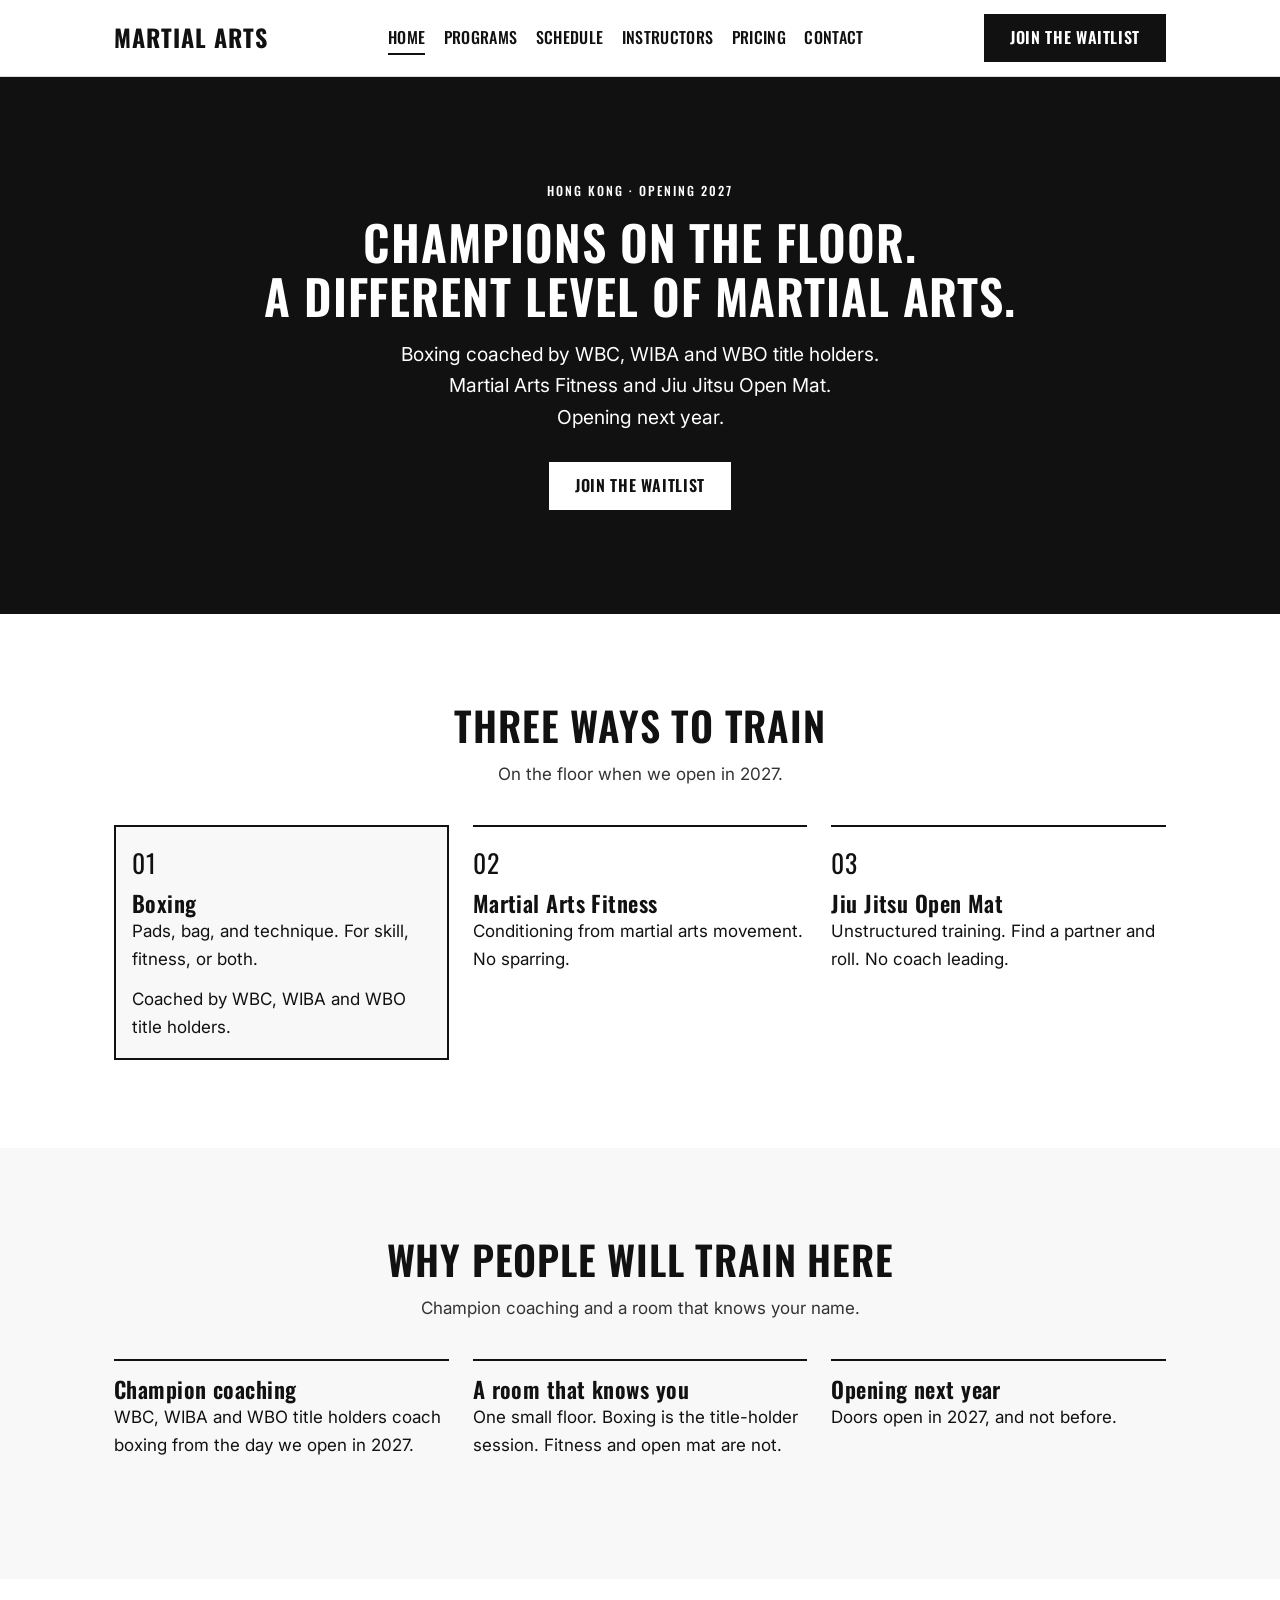
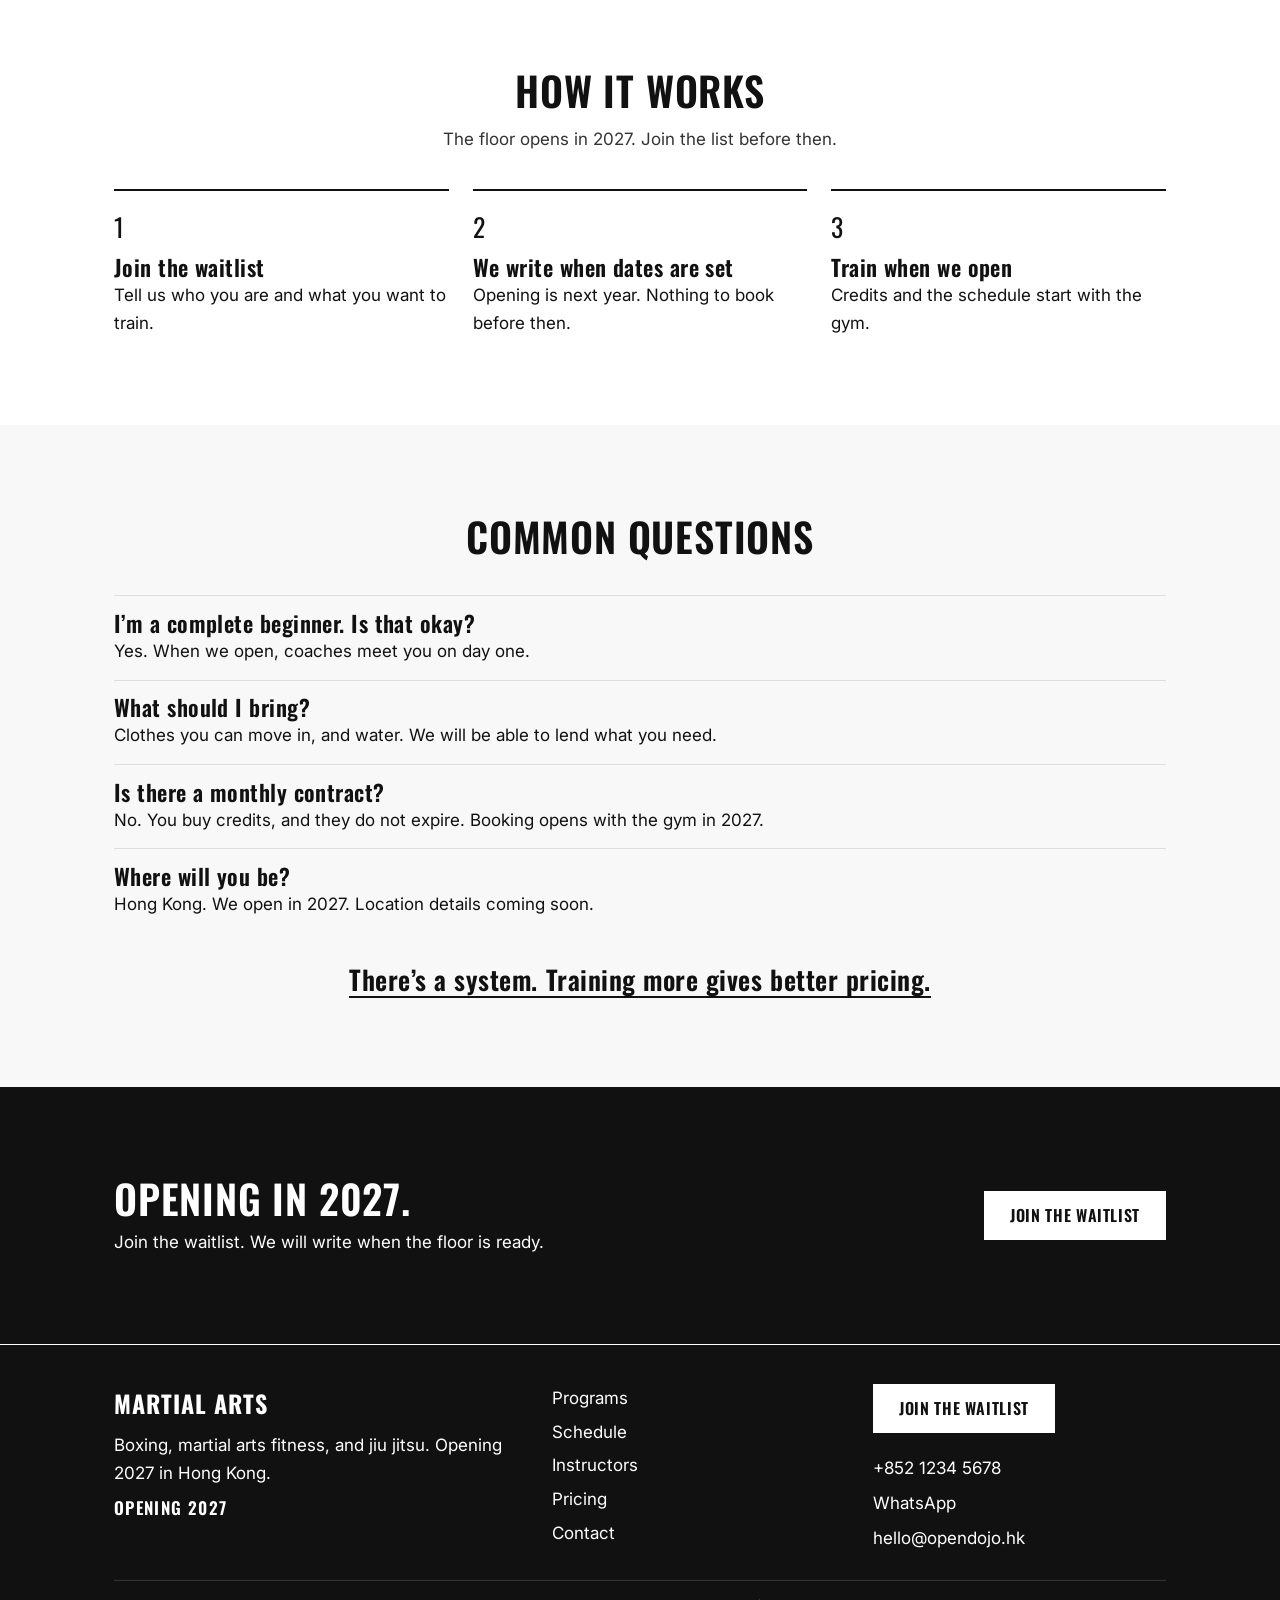
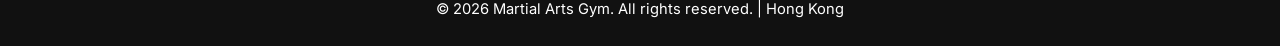
<file: index.html>
<!DOCTYPE html>
<html lang="en">
<head>
  <meta charset="UTF-8">
  <meta name="viewport" content="width=device-width, initial-scale=1.0">
  <meta name="description" content="Martial arts gym opening in Hong Kong in 2027. Boxing coached by WBC, WIBA and WBO title holders. Martial Arts Fitness and Jiu Jitsu Open Mat.">
  <title>Martial Arts Gym | Opening 2027</title>
  <link rel="stylesheet" href="styles.css">
</head>
<body>
  <a class="skip" href="#main">Skip to content</a>
  <header>
    <nav aria-label="Primary">
      <a class="logo" href="index.html">Martial Arts</a>
      <input class="nav-toggle" type="checkbox" id="nav-toggle">
      <label class="nav-summary" for="nav-toggle"><span class="menu-open">Menu</span><span class="menu-close">Close</span></label>
      <a class="btn nav-cta" href="contact.html">Join the Waitlist</a>
      <ul class="nav-links">
        <li><a href="index.html" aria-current="page">Home</a></li>
        <li><a href="programs.html">Programs</a></li>
        <li><a href="schedule.html">Schedule</a></li>
        <li><a href="instructors.html">Instructors</a></li>
        <li><a href="pricing.html">Pricing</a></li>
        <li><a href="contact.html">Contact</a></li>
      </ul>
    </nav>
  </header>
  <main id="main">
    <section class="hero">
      <div class="container">
        <p class="eyebrow">Hong Kong · Opening 2027</p>
        <h1 class="hero-split"><span>Champions on the floor.</span><span>A different level of martial arts.</span></h1>
        <p class="hero-text">Boxing coached by WBC, WIBA and WBO title holders.<br>Martial Arts Fitness and Jiu Jitsu Open Mat.<br>Opening next year.</p>
        <a class="btn btn-light" href="contact.html">Join the Waitlist</a>
      </div>
    </section>

    <section id="who-we-train">
      <div class="container">
        <div class="section-head">
          <h2>Three Ways to Train</h2>
          <p class="lede">On the floor when we open in 2027.</p>
        </div>
        <div class="who-grid">
          <article class="who who-lead">
            <span class="who-num">01</span>
            <h3>Boxing</h3>
            <p>Pads, bag, and technique. For skill, fitness, or both.</p>
            <p>Coached by WBC, WIBA and WBO title holders.</p>
          </article>
          <article class="who">
            <span class="who-num">02</span>
            <h3>Martial Arts Fitness</h3>
            <p>Conditioning from martial arts movement. No sparring.</p>
          </article>
          <article class="who">
            <span class="who-num">03</span>
            <h3>Jiu Jitsu Open Mat</h3>
            <p>Unstructured training. Find a partner and roll. No coach leading.</p>
          </article>
        </div>
      </div>
    </section>

    <section class="band">
      <div class="container">
        <div class="section-head">
          <h2>Why People Will Train Here</h2>
          <p class="lede">Champion coaching and a room that knows your name.</p>
        </div>
        <div class="reasons">
          <article class="reason">
            <h3>Champion coaching</h3>
            <p>WBC, WIBA and WBO title holders coach boxing from the day we open in 2027.</p>
          </article>
          <article class="reason">
            <h3>A room that knows you</h3>
            <p>One small floor. Boxing is the title-holder session. Fitness and open mat are not.</p>
          </article>
          <article class="reason">
            <h3>Opening next year</h3>
            <p>Doors open in 2027, and not before.</p>
          </article>
        </div>
      </div>
    </section>

    <section>
      <div class="container">
        <div class="section-head">
          <h2>How It Works</h2>
          <p class="lede">The floor opens in 2027. Join the list before then.</p>
        </div>
        <div class="who-grid">
          <article class="who">
            <span class="who-num">1</span>
            <h3>Join the waitlist</h3>
            <p>Tell us who you are and what you want to train.</p>
          </article>
          <article class="who">
            <span class="who-num">2</span>
            <h3>We write when dates are set</h3>
            <p>Opening is next year. Nothing to book before then.</p>
          </article>
          <article class="who">
            <span class="who-num">3</span>
            <h3>Train when we open</h3>
            <p>Credits and the schedule start with the gym.</p>
          </article>
        </div>
      </div>
    </section>

    <section class="band">
      <div class="container">
        <div class="section-head">
          <h2>Common Questions</h2>
        </div>
        <div class="policy">
          <div>
            <h3>I’m a complete beginner. Is that okay?</h3>
            <p>Yes. When we open, coaches meet you on day one.</p>
          </div>
          <div>
            <h3>What should I bring?</h3>
            <p>Clothes you can move in, and water. We will be able to lend what you need.</p>
          </div>
          <div>
            <h3>Is there a monthly contract?</h3>
            <p>No. You buy credits, and they do not expire. Booking opens with the gym in 2027.</p>
          </div>
          <div>
            <h3>Where will you be?</h3>
            <p>Hong Kong. We open in 2027. Location details coming soon.</p>
          </div>
        </div>
        <p class="pricing-bridge"><a href="pricing.html">There’s a system. Training more gives better pricing.</a></p>
      </div>
    </section>

    <section class="cta-band">
      <div class="container cta-band-inner">
        <div>
          <h2>Opening in 2027.</h2>
          <p>Join the waitlist. We will write when the floor is ready.</p>
        </div>
        <div class="cta-actions">
          <a class="btn btn-light" href="contact.html">Join the Waitlist</a>
        </div>
      </div>
    </section>

  </main>
  <footer>
    <div class="container">
      <div class="footer-inner">
        <div class="footer-brand">
          <a class="logo" href="index.html">Martial Arts</a>
          <p>Boxing, martial arts fitness, and jiu jitsu. Opening 2027 in Hong Kong.</p>
          <p class="footer-open">Opening 2027</p>
        </div>
        <ul class="footer-links">
          <li><a href="programs.html">Programs</a></li>
          <li><a href="schedule.html">Schedule</a></li>
          <li><a href="instructors.html">Instructors</a></li>
          <li><a href="pricing.html">Pricing</a></li>
          <li><a href="contact.html">Contact</a></li>
        </ul>
        <div class="footer-contact">
          <a class="btn btn-light" href="contact.html">Join the Waitlist</a>
          <p><a href="tel:+85212345678">+852 1234 5678</a></p>
          <p><a href="https://wa.me/85212345678">WhatsApp</a></p>
          <p><a href="mailto:hello@opendojo.hk">hello@opendojo.hk</a></p>
        </div>
      </div>
      <p class="footer-legal">&copy; 2026 Martial Arts Gym. All rights reserved. | Hong Kong</p>
    </div>
  </footer>
</body>
</html>
</file>
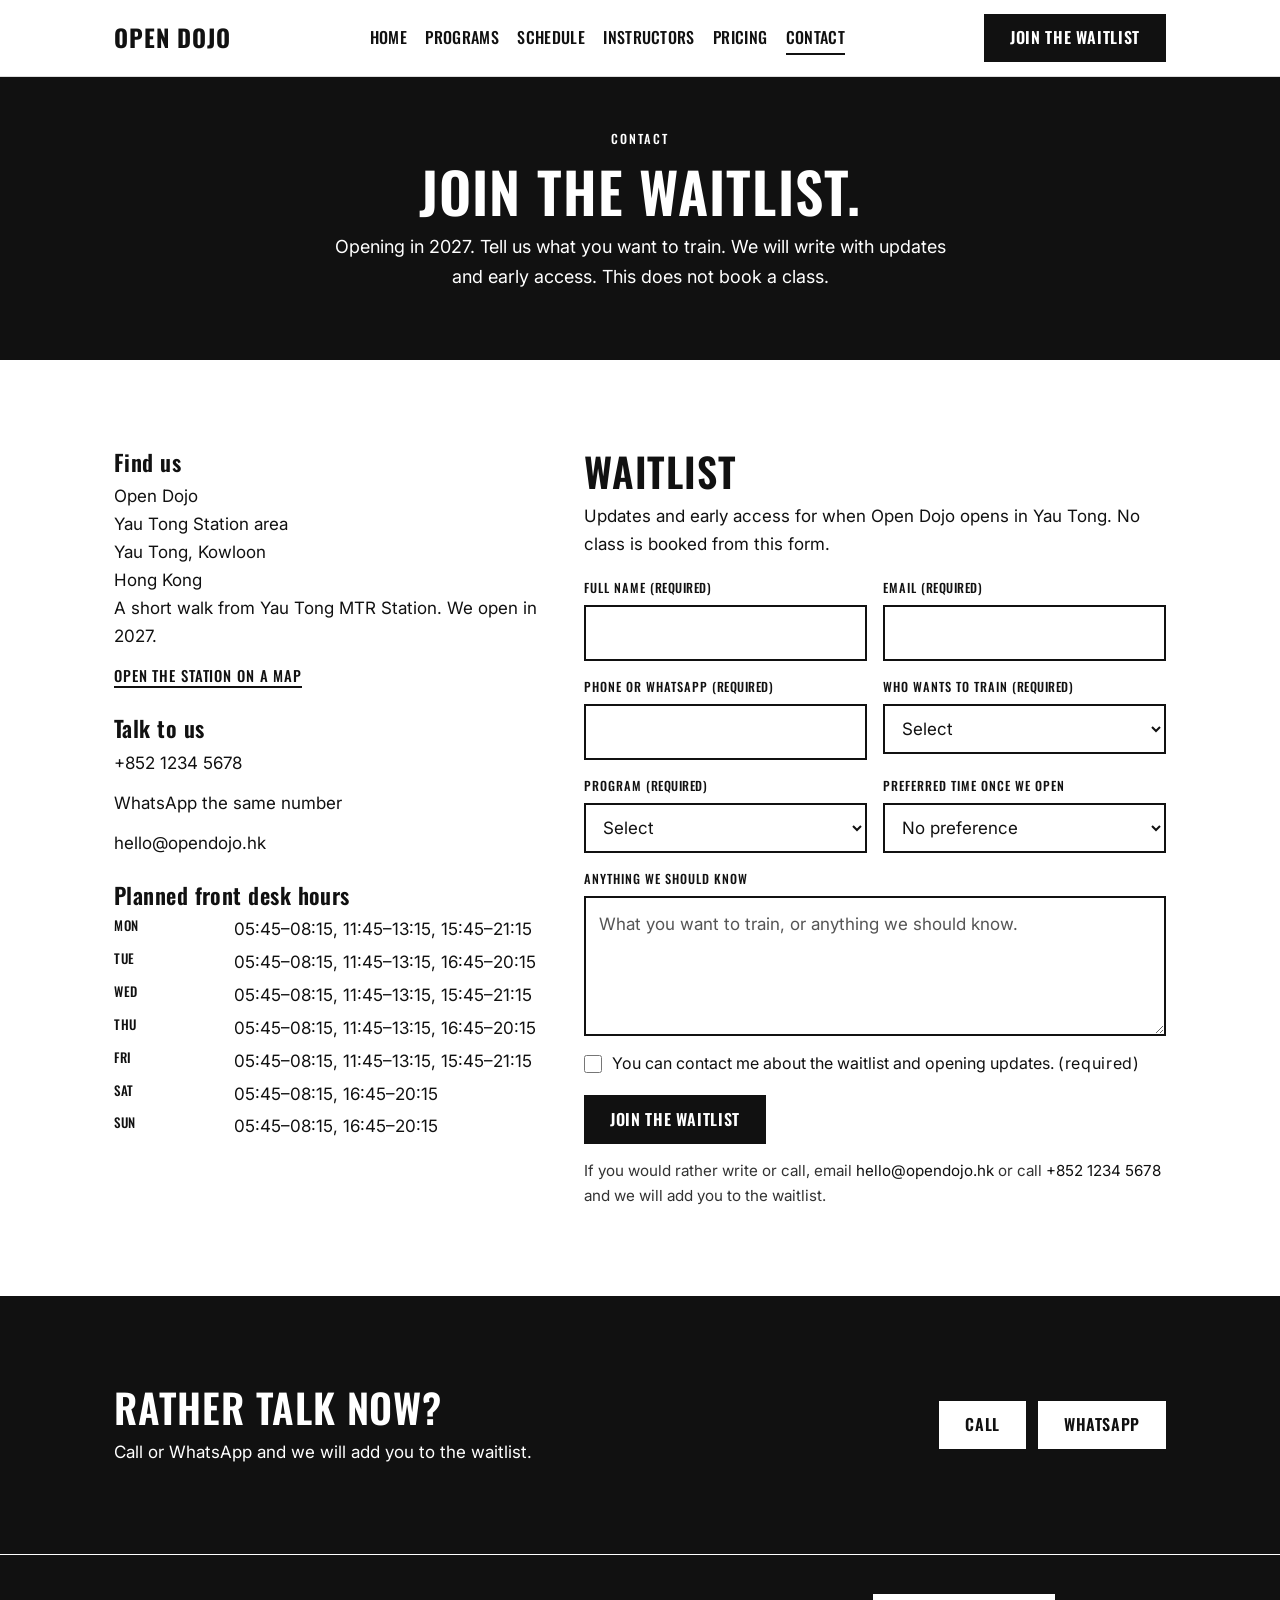
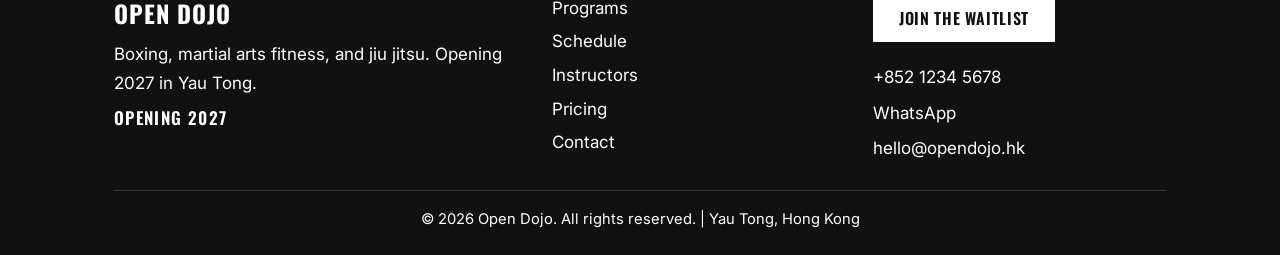
<file: contact.html>
<!DOCTYPE html>
<html lang="en">
<head>
  <meta charset="UTF-8">
  <meta name="viewport" content="width=device-width, initial-scale=1.0">
  <meta name="description" content="Join the Open Dojo waitlist. Opening in Yau Tong in 2027. Updates and early access, not a class booking.">
  <title>Contact | Open Dojo</title>
  <link rel="stylesheet" href="styles.css">
</head>
<body>
  <a class="skip" href="#main">Skip to content</a>
  <header>
    <nav aria-label="Primary">
      <a class="logo" href="index.html">Open Dojo</a>
      <input class="nav-toggle" type="checkbox" id="nav-toggle">
      <label class="nav-summary" for="nav-toggle"><span class="menu-open">Menu</span><span class="menu-close">Close</span></label>
      <a class="btn nav-cta" href="contact.html">Join the Waitlist</a>
      <ul class="nav-links">
        <li><a href="index.html">Home</a></li>
        <li><a href="programs.html">Programs</a></li>
        <li><a href="schedule.html">Schedule</a></li>
        <li><a href="instructors.html">Instructors</a></li>
        <li><a href="pricing.html">Pricing</a></li>
        <li><a href="contact.html" aria-current="page">Contact</a></li>
      </ul>
    </nav>
  </header>
  <main id="main">
    <section class="page-hero">
      <div class="container">
        <p class="eyebrow">Contact</p>
        <h1>Join the waitlist.</h1>
        <p class="lede">Opening in 2027. Tell us what you want to train. We will write with updates and early access. This does not book a class.</p>
      </div>
    </section>

    <section id="waitlist">
      <div class="container contact-layout">
        <div class="trial-panel">
          <h2>Waitlist</h2>
          <p>Updates and early access for when Open Dojo opens in Yau Tong. No class is booked from this form.</p>
          <form class="trial-form" name="waitlist" action="#" method="post">
            <div class="form-grid">
              <div class="field">
                <label for="name">Full name <span class="req">(required)</span></label>
                <input id="name" name="name" type="text" autocomplete="name" required>
              </div>
              <div class="field">
                <label for="email">Email <span class="req">(required)</span></label>
                <input id="email" name="email" type="email" autocomplete="email" required>
              </div>
              <div class="field">
                <label for="phone">Phone or WhatsApp <span class="req">(required)</span></label>
                <input id="phone" name="phone" type="tel" autocomplete="tel" required>
              </div>
              <div class="field">
                <label for="who">Who wants to train <span class="req">(required)</span></label>
                <select id="who" name="who" required>
                  <option value="">Select</option>
                  <option>Just me</option>
                  <option>More than one person</option>
                </select>
              </div>
              <div class="field">
                <label for="program">Program <span class="req">(required)</span></label>
                <select id="program" name="program" required>
                  <option value="">Select</option>
                  <option>Boxing</option>
                  <option>Martial Arts Fitness</option>
                  <option>Jiu Jitsu Open Mat</option>
                  <option>Not sure yet</option>
                </select>
              </div>
              <div class="field">
                <label for="when">Preferred time once we open</label>
                <select id="when" name="when">
                  <option value="">No preference</option>
                  <option>Weekday morning</option>
                  <option>Weekday midday</option>
                  <option>Weekday afternoon</option>
                  <option>Weekday evening</option>
                  <option>Saturday</option>
                  <option>Sunday</option>
                </select>
              </div>
              <div class="field field-full">
                <label for="message">Anything we should know</label>
                <textarea id="message" name="message" rows="4" placeholder="What you want to train, or anything we should know."></textarea>
              </div>
              <div class="field field-full check">
                <label for="consent">
                  <input id="consent" name="consent" type="checkbox" required>
                  <span>You can contact me about the waitlist and opening updates. <span class="req">(required)</span></span>
                </label>
              </div>
            </div>
            <button class="btn" type="submit">Join the Waitlist</button>
            <p class="form-note">If you would rather write or call, email <a href="mailto:hello@opendojo.hk">hello@opendojo.hk</a> or call <a href="tel:+85212345678">+852 1234 5678</a> and we will add you to the waitlist.</p>
          </form>
        </div>

        <aside class="contact-details">
          <div class="contact-block">
            <h3>Find us</h3>
            <address>
              Open Dojo<br>
              Yau Tong Station area<br>
              Yau Tong, Kowloon<br>
              Hong Kong
            </address>
            <p>A short walk from Yau Tong MTR Station. We open in 2027.</p>
            <p><a class="text-link" href="https://www.google.com/maps/search/?api=1&amp;query=Yau+Tong+Station">Open the station on a map</a></p>
          </div>
          <div class="contact-block">
            <h3>Talk to us</h3>
            <p><a href="tel:+85212345678">+852 1234 5678</a></p>
            <p><a href="https://wa.me/85212345678">WhatsApp the same number</a></p>
            <p><a href="mailto:hello@opendojo.hk">hello@opendojo.hk</a></p>
          </div>
          <div class="contact-block">
            <h3>Planned front desk hours</h3>
            <dl class="hours">
              <dt>Mon</dt>
              <dd>05:45–08:15, 11:45–13:15, 15:45–21:15</dd>
              <dt>Tue</dt>
              <dd>05:45–08:15, 11:45–13:15, 16:45–20:15</dd>
              <dt>Wed</dt>
              <dd>05:45–08:15, 11:45–13:15, 15:45–21:15</dd>
              <dt>Thu</dt>
              <dd>05:45–08:15, 11:45–13:15, 16:45–20:15</dd>
              <dt>Fri</dt>
              <dd>05:45–08:15, 11:45–13:15, 15:45–21:15</dd>
              <dt>Sat</dt>
              <dd>05:45–08:15, 16:45–20:15</dd>
              <dt>Sun</dt>
              <dd>05:45–08:15, 16:45–20:15</dd>
            </dl>
          </div>
        </aside>
      </div>
    </section>

    <section class="cta-band">
      <div class="container cta-band-inner">
        <div>
          <h2>Rather talk now?</h2>
          <p>Call or WhatsApp and we will add you to the waitlist.</p>
        </div>
        <div class="cta-actions">
          <a class="btn btn-light" href="tel:+85212345678">Call</a>
          <a class="btn btn-light" href="https://wa.me/85212345678">WhatsApp</a>
        </div>
      </div>
    </section>

  </main>
  <footer>
    <div class="container">
      <div class="footer-inner">
        <div class="footer-brand">
          <a class="logo" href="index.html">Open Dojo</a>
          <p>Boxing, martial arts fitness, and jiu jitsu. Opening 2027 in Yau Tong.</p>
          <p class="footer-open">Opening 2027</p>
        </div>
        <ul class="footer-links">
          <li><a href="programs.html">Programs</a></li>
          <li><a href="schedule.html">Schedule</a></li>
          <li><a href="instructors.html">Instructors</a></li>
          <li><a href="pricing.html">Pricing</a></li>
          <li><a href="contact.html">Contact</a></li>
        </ul>
        <div class="footer-contact">
          <a class="btn btn-light" href="contact.html">Join the Waitlist</a>
          <p><a href="tel:+85212345678">+852 1234 5678</a></p>
          <p><a href="https://wa.me/85212345678">WhatsApp</a></p>
          <p><a href="mailto:hello@opendojo.hk">hello@opendojo.hk</a></p>
        </div>
      </div>
      <p class="footer-legal">&copy; 2026 Open Dojo. All rights reserved. | Yau Tong, Hong Kong</p>
    </div>
  </footer>
</body>
</html>
</file>
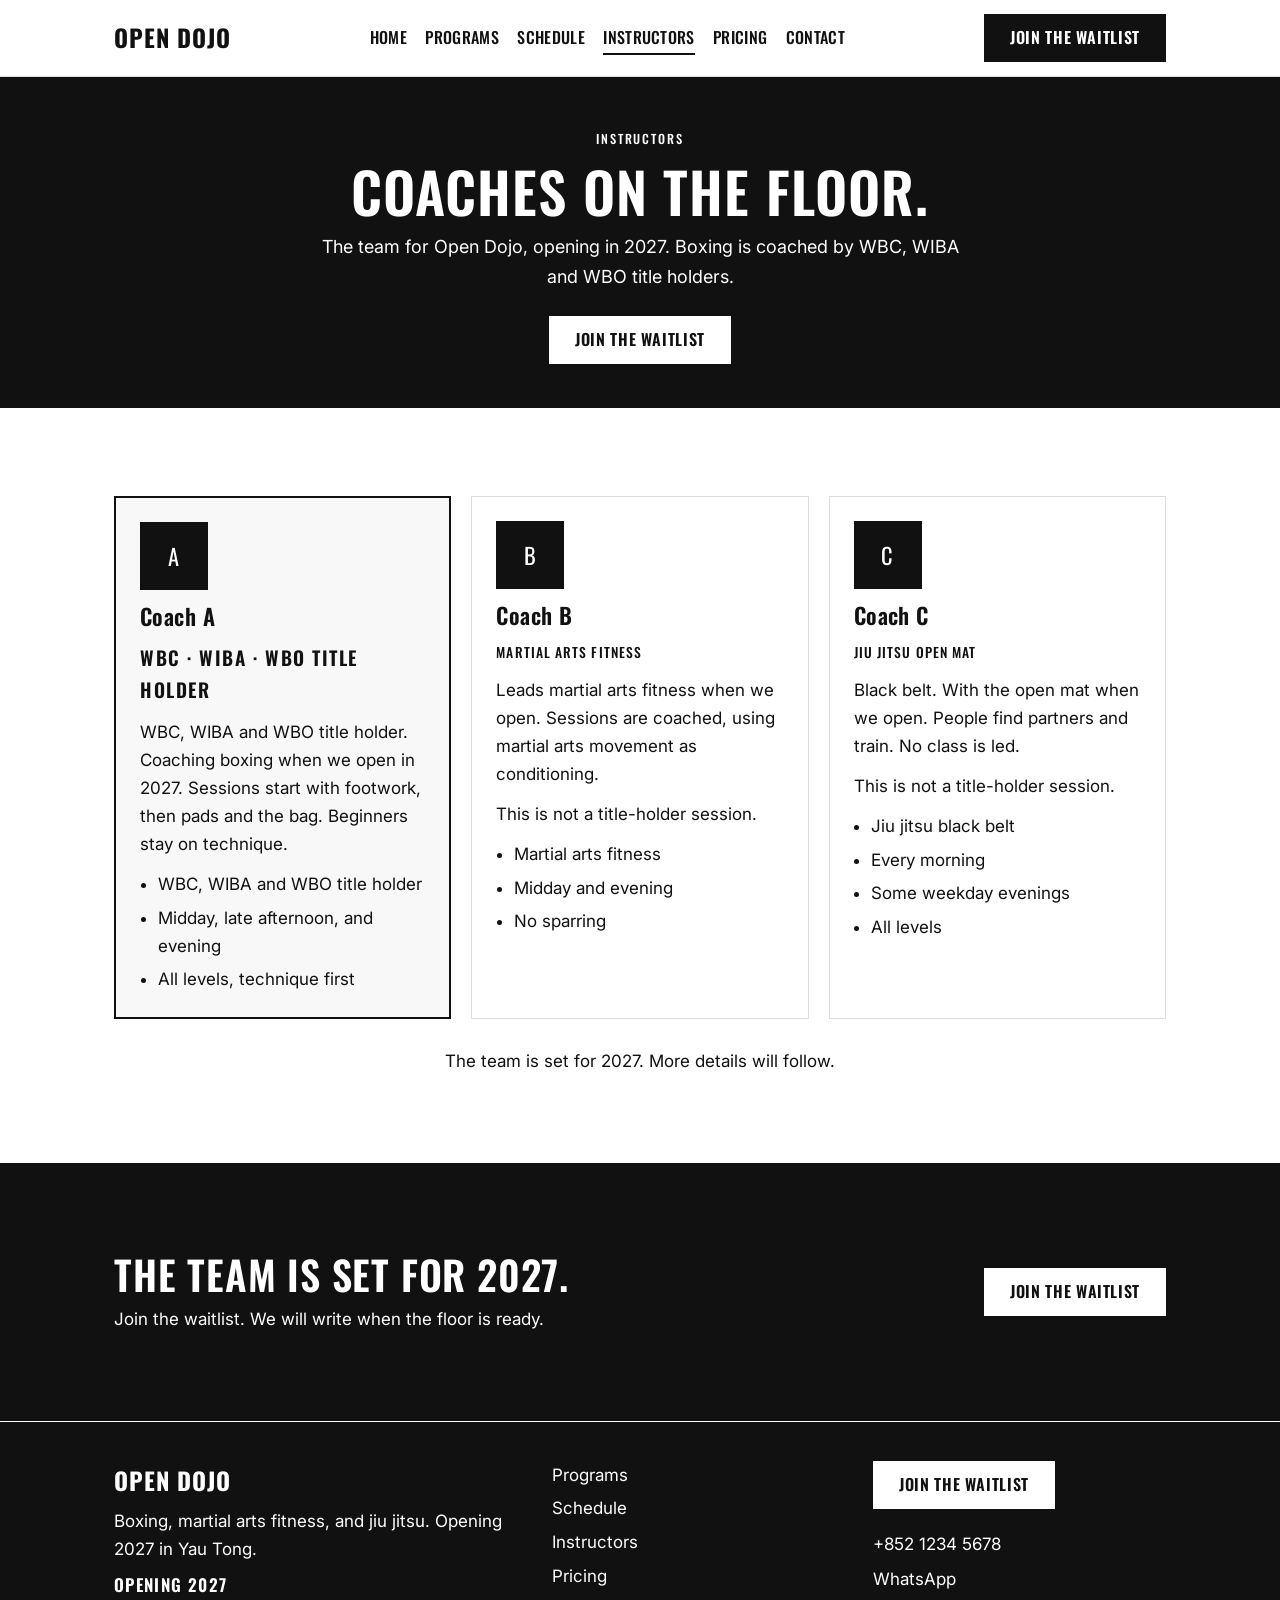
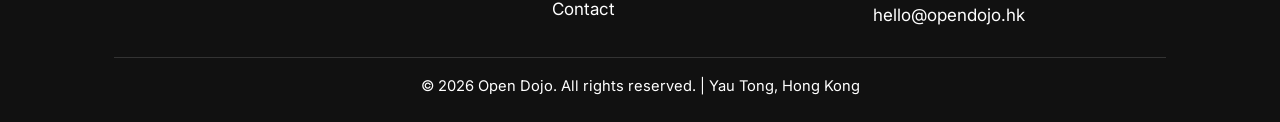
<file: instructors.html>
<!DOCTYPE html>
<html lang="en">
<head>
  <meta charset="UTF-8">
  <meta name="viewport" content="width=device-width, initial-scale=1.0">
  <meta name="description" content="The Open Dojo coaching team for 2027. Boxing is coached by WBC, WIBA and WBO title holders.">
  <title>Instructors | Open Dojo</title>
  <link rel="stylesheet" href="styles.css">
</head>
<body>
  <a class="skip" href="#main">Skip to content</a>
  <header>
    <nav aria-label="Primary">
      <a class="logo" href="index.html">Open Dojo</a>
      <input class="nav-toggle" type="checkbox" id="nav-toggle">
      <label class="nav-summary" for="nav-toggle"><span class="menu-open">Menu</span><span class="menu-close">Close</span></label>
      <a class="btn nav-cta" href="contact.html">Join the Waitlist</a>
      <ul class="nav-links">
        <li><a href="index.html">Home</a></li>
        <li><a href="programs.html">Programs</a></li>
        <li><a href="schedule.html">Schedule</a></li>
        <li><a href="instructors.html" aria-current="page">Instructors</a></li>
        <li><a href="pricing.html">Pricing</a></li>
        <li><a href="contact.html">Contact</a></li>
      </ul>
    </nav>
  </header>
  <main id="main">
    <section class="page-hero">
      <div class="container">
        <p class="eyebrow">Instructors</p>
        <h1>Coaches on the floor.</h1>
        <p class="lede">The team for Open Dojo, opening in 2027. Boxing is coached by WBC, WIBA and WBO title holders.</p>
        <a class="btn btn-light" href="contact.html">Join the Waitlist</a>
      </div>
    </section>

    <section>
      <div class="container">
        <div class="cards cards-3">
          <article class="card card-lead">
            <div class="monogram" aria-hidden="true">A</div>
            <h3>Coach A</h3>
            <p class="role">WBC · WIBA · WBO title holder</p>
            <p>WBC, WIBA and WBO title holder. Coaching boxing when we open in 2027. Sessions start with footwork, then pads and the bag. Beginners stay on technique.</p>
            <ul>
              <li>WBC, WIBA and WBO title holder</li>
              <li>Midday, late afternoon, and evening</li>
              <li>All levels, technique first</li>
            </ul>
          </article>
          <article class="card">
            <div class="monogram" aria-hidden="true">B</div>
            <h3>Coach B</h3>
            <p class="role">Martial Arts Fitness</p>
            <p>Leads martial arts fitness when we open. Sessions are coached, using martial arts movement as conditioning.</p>
            <p>This is not a title-holder session.</p>
            <ul>
              <li>Martial arts fitness</li>
              <li>Midday and evening</li>
              <li>No sparring</li>
            </ul>
          </article>
          <article class="card">
            <div class="monogram" aria-hidden="true">C</div>
            <h3>Coach C</h3>
            <p class="role">Jiu Jitsu Open Mat</p>
            <p>Black belt. With the open mat when we open. People find partners and train. No class is led.</p>
            <p>This is not a title-holder session.</p>
            <ul>
              <li>Jiu jitsu black belt</li>
              <li>Every morning</li>
              <li>Some weekday evenings</li>
              <li>All levels</li>
            </ul>
          </article>
        </div>
        <p class="center-link">The team is set for 2027. More details will follow.</p>
      </div>
    </section>

    <section class="cta-band">
      <div class="container cta-band-inner">
        <div>
          <h2>The team is set for 2027.</h2>
          <p>Join the waitlist. We will write when the floor is ready.</p>
        </div>
        <div class="cta-actions">
          <a class="btn btn-light" href="contact.html">Join the Waitlist</a>
        </div>
      </div>
    </section>

  </main>
  <footer>
    <div class="container">
      <div class="footer-inner">
        <div class="footer-brand">
          <a class="logo" href="index.html">Open Dojo</a>
          <p>Boxing, martial arts fitness, and jiu jitsu. Opening 2027 in Yau Tong.</p>
          <p class="footer-open">Opening 2027</p>
        </div>
        <ul class="footer-links">
          <li><a href="programs.html">Programs</a></li>
          <li><a href="schedule.html">Schedule</a></li>
          <li><a href="instructors.html">Instructors</a></li>
          <li><a href="pricing.html">Pricing</a></li>
          <li><a href="contact.html">Contact</a></li>
        </ul>
        <div class="footer-contact">
          <a class="btn btn-light" href="contact.html">Join the Waitlist</a>
          <p><a href="tel:+85212345678">+852 1234 5678</a></p>
          <p><a href="https://wa.me/85212345678">WhatsApp</a></p>
          <p><a href="mailto:hello@opendojo.hk">hello@opendojo.hk</a></p>
        </div>
      </div>
      <p class="footer-legal">&copy; 2026 Open Dojo. All rights reserved. | Yau Tong, Hong Kong</p>
    </div>
  </footer>
</body>
</html>
</file>
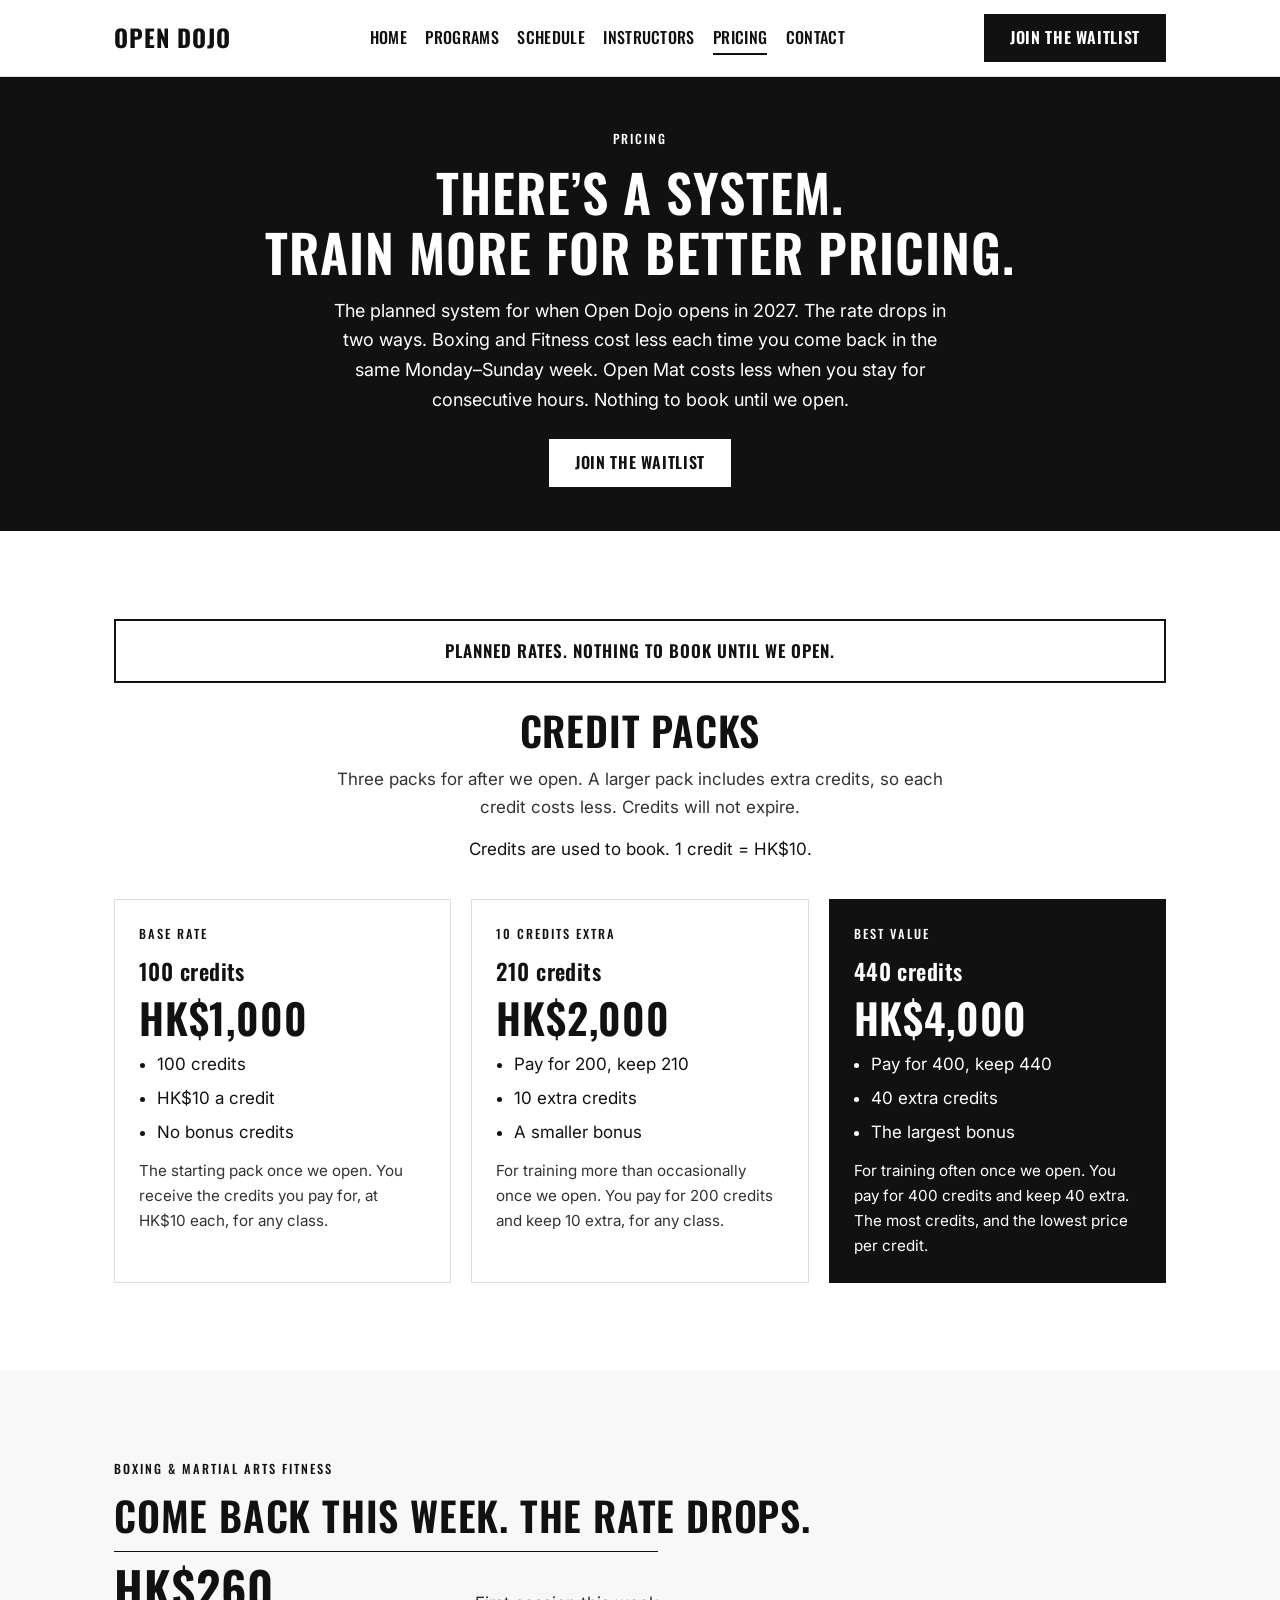
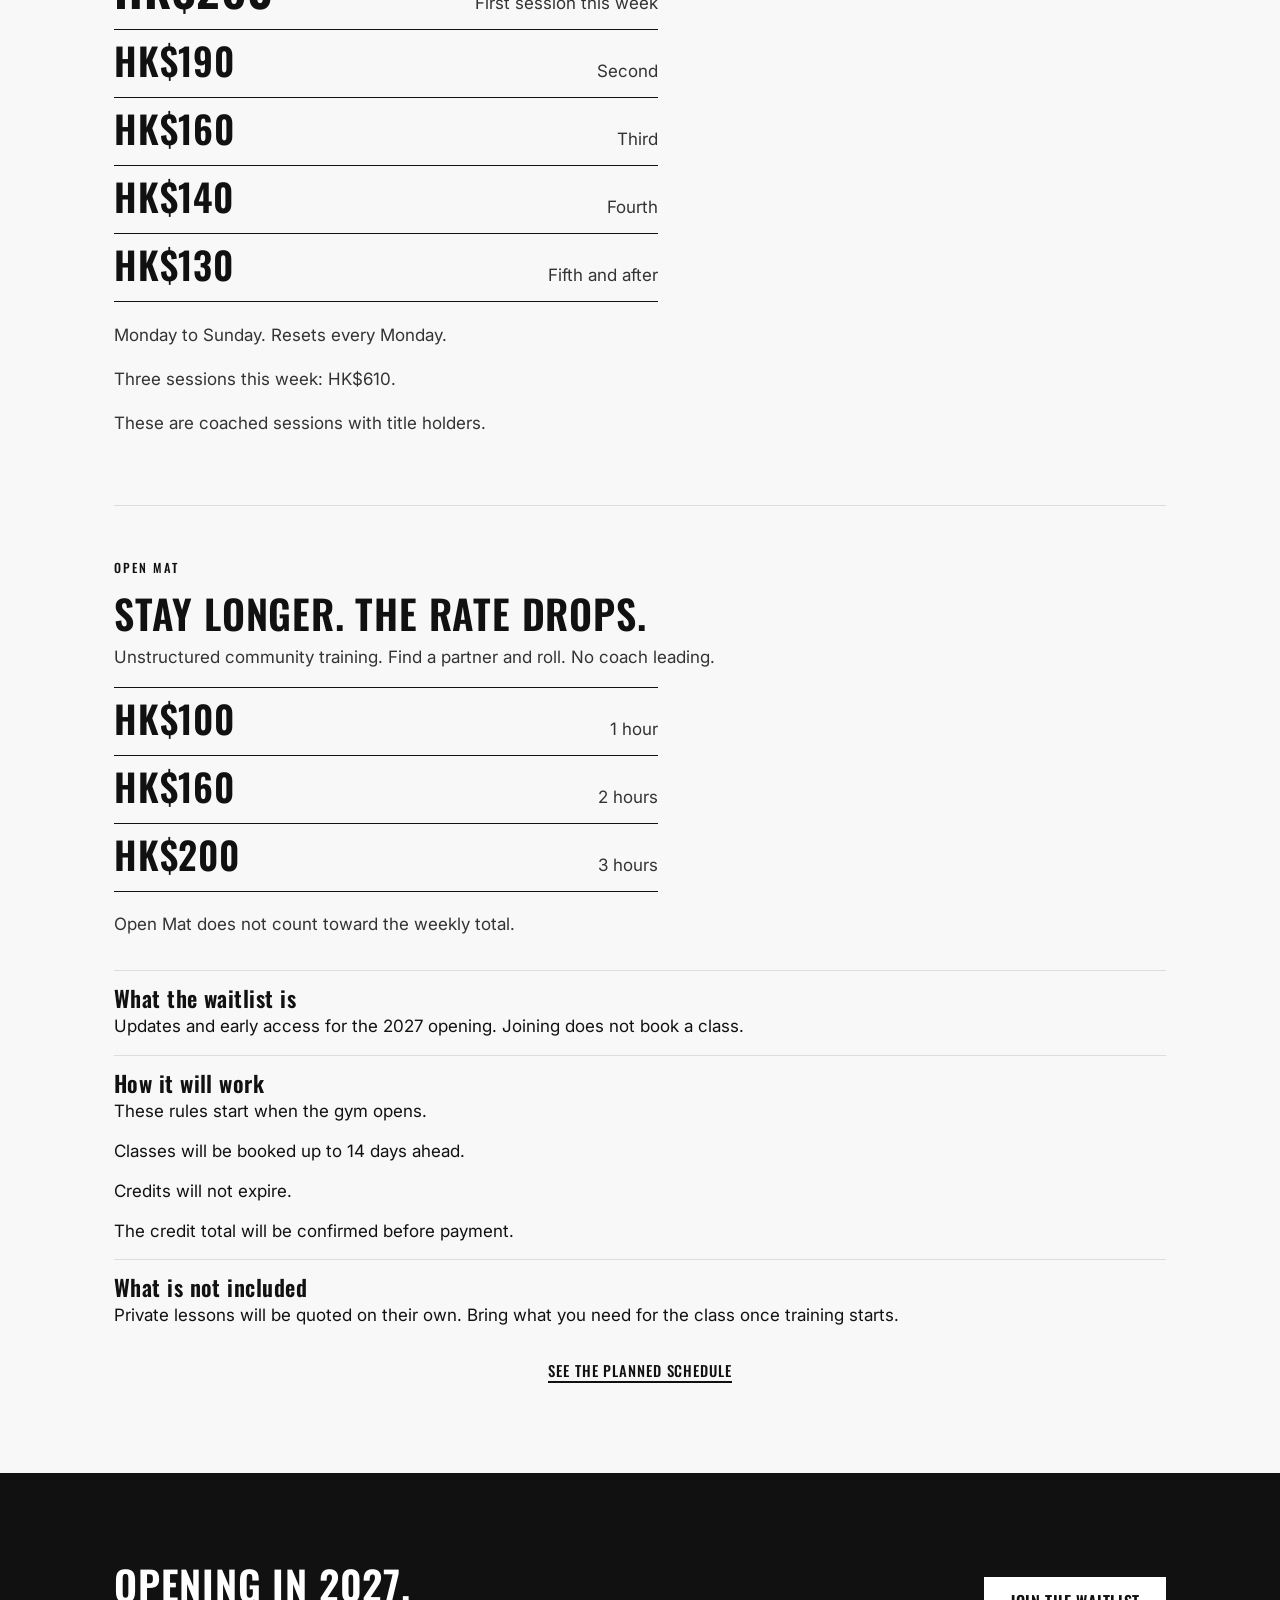
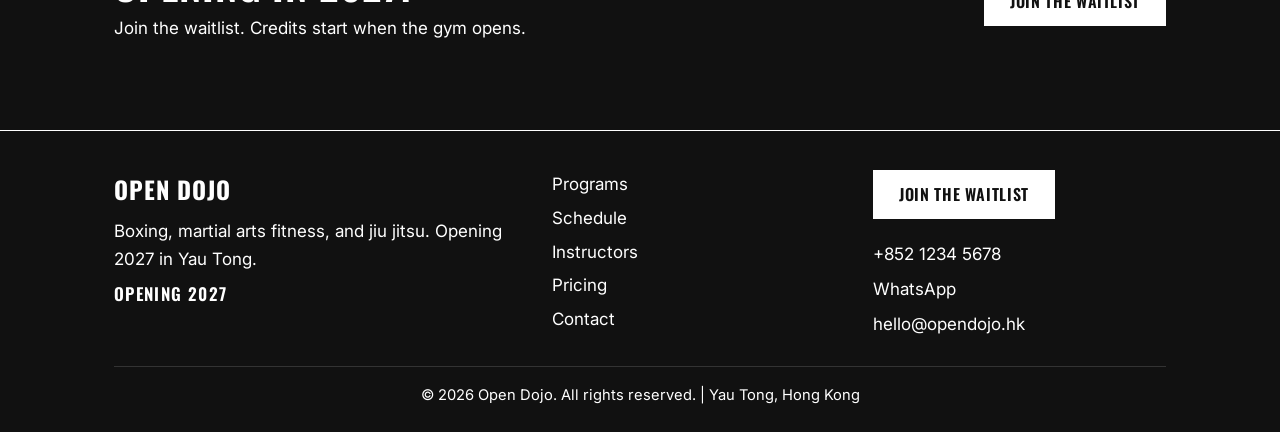
<file: pricing.html>
<!DOCTYPE html>
<html lang="en">
<head>
  <meta charset="UTF-8">
  <meta name="viewport" content="width=device-width, initial-scale=1.0">
  <meta name="description" content="Planned credit system for when Open Dojo opens in 2027. Training more is the better deal.">
  <title>Pricing | Open Dojo</title>
  <link rel="stylesheet" href="styles.css">
</head>
<body>
  <a class="skip" href="#main">Skip to content</a>
  <header>
    <nav aria-label="Primary">
      <a class="logo" href="index.html">Open Dojo</a>
      <input class="nav-toggle" type="checkbox" id="nav-toggle">
      <label class="nav-summary" for="nav-toggle"><span class="menu-open">Menu</span><span class="menu-close">Close</span></label>
      <a class="btn nav-cta" href="contact.html">Join the Waitlist</a>
      <ul class="nav-links">
        <li><a href="index.html">Home</a></li>
        <li><a href="programs.html">Programs</a></li>
        <li><a href="schedule.html">Schedule</a></li>
        <li><a href="instructors.html">Instructors</a></li>
        <li><a href="pricing.html" aria-current="page">Pricing</a></li>
        <li><a href="contact.html">Contact</a></li>
      </ul>
    </nav>
  </header>
  <main id="main">
    <section class="page-hero">
      <div class="container">
        <p class="eyebrow">Pricing</p>
        <h1 class="hero-split"><span>There’s a system.</span><span>Train more for better pricing.</span></h1>
        <p class="lede">The planned system for when Open Dojo opens in 2027. The rate drops in two ways. Boxing and Fitness cost less each time you come back in the same Monday–Sunday week. Open Mat costs less when you stay for consecutive hours. Nothing to book until we open.</p>
        <a class="btn btn-light" href="contact.html">Join the Waitlist</a>
      </div>
    </section>

    <section>
      <div class="container">
        <p class="trial-banner">Planned rates. Nothing to book until we open.</p>
        <div class="section-head">
          <h2>Credit packs</h2>
          <p class="lede">Three packs for after we open. A larger pack includes extra credits, so each credit costs less. Credits will not expire.</p>
          <p class="credit-note">Credits are used to book. 1 credit = HK$10.</p>
        </div>
        <div class="cards cards-3">
          <article class="card">
            <p class="eyebrow">Base rate</p>
            <h3>100 credits</h3>
            <p class="price">HK$1,000</p>
            <ul>
              <li>100 credits</li>
              <li>HK$10 a credit</li>
              <li>No bonus credits</li>
            </ul>
            <p class="card-meta">The starting pack once we open. You receive the credits you pay for, at HK$10 each, for any class.</p>
          </article>
          <article class="card">
            <p class="eyebrow">10 credits extra</p>
            <h3>210 credits</h3>
            <p class="price">HK$2,000</p>
            <ul>
              <li>Pay for 200, keep 210</li>
              <li>10 extra credits</li>
              <li>A smaller bonus</li>
            </ul>
            <p class="card-meta">For training more than occasionally once we open. You pay for 200 credits and keep 10 extra, for any class.</p>
          </article>
          <article class="card card-feature">
            <p class="eyebrow">Best value</p>
            <h3>440 credits</h3>
            <p class="price">HK$4,000</p>
            <ul>
              <li>Pay for 400, keep 440</li>
              <li>40 extra credits</li>
              <li>The largest bonus</li>
            </ul>
            <p class="card-meta">For training often once we open. You pay for 400 credits and keep 40 extra. The most credits, and the lowest price per credit.</p>
          </article>
        </div>
      </div>
    </section>

    <section class="band">
      <div class="container">
        <div class="rate-block">
          <p class="eyebrow">Boxing &amp; Martial Arts Fitness</p>
          <h2>Come back this week. The rate drops.</h2>
          <ul class="money-rates money-rates-week">
            <li><strong>HK$260</strong><span>First session this week</span></li>
            <li><strong>HK$190</strong><span>Second</span></li>
            <li><strong>HK$160</strong><span>Third</span></li>
            <li><strong>HK$140</strong><span>Fourth</span></li>
            <li><strong>HK$130</strong><span>Fifth and after</span></li>
          </ul>
          <p class="rate-note">Monday to Sunday. Resets every Monday.</p>
          <p class="rate-note">Three sessions this week: HK$610.</p>
          <p class="rate-note">These are coached sessions with title holders.</p>
        </div>

        <div class="rate-block">
          <p class="eyebrow">Open Mat</p>
          <h2>Stay longer. The rate drops.</h2>
          <p class="rate-note">Unstructured community training. Find a partner and roll. No coach leading.</p>
          <ul class="money-rates">
            <li><strong>HK$100</strong><span>1 hour</span></li>
            <li><strong>HK$160</strong><span>2 hours</span></li>
            <li><strong>HK$200</strong><span>3 hours</span></li>
          </ul>
          <p class="rate-note">Open Mat does not count toward the weekly total.</p>
        </div>

        <div class="policy">
          <div>
            <h3>What the waitlist is</h3>
            <p>Updates and early access for the 2027 opening. Joining does not book a class.</p>
          </div>
          <div>
            <h3>How it will work</h3>
            <p>These rules start when the gym opens.</p>
            <p>Classes will be booked up to 14 days ahead.</p>
            <p>Credits will not expire.</p>
            <p>The credit total will be confirmed before payment.</p>
          </div>
          <div>
            <h3>What is not included</h3>
            <p>Private lessons will be quoted on their own. Bring what you need for the class once training starts.</p>
          </div>
        </div>
        <p class="center-link"><a class="text-link" href="schedule.html">See the planned schedule</a></p>
      </div>
    </section>

    <section class="cta-band">
      <div class="container cta-band-inner">
        <div>
          <h2>Opening in 2027.</h2>
          <p>Join the waitlist. Credits start when the gym opens.</p>
        </div>
        <div class="cta-actions">
          <a class="btn btn-light" href="contact.html">Join the Waitlist</a>
        </div>
      </div>
    </section>

  </main>
  <footer>
    <div class="container">
      <div class="footer-inner">
        <div class="footer-brand">
          <a class="logo" href="index.html">Open Dojo</a>
          <p>Boxing, martial arts fitness, and jiu jitsu. Opening 2027 in Yau Tong.</p>
          <p class="footer-open">Opening 2027</p>
        </div>
        <ul class="footer-links">
          <li><a href="programs.html">Programs</a></li>
          <li><a href="schedule.html">Schedule</a></li>
          <li><a href="instructors.html">Instructors</a></li>
          <li><a href="pricing.html">Pricing</a></li>
          <li><a href="contact.html">Contact</a></li>
        </ul>
        <div class="footer-contact">
          <a class="btn btn-light" href="contact.html">Join the Waitlist</a>
          <p><a href="tel:+85212345678">+852 1234 5678</a></p>
          <p><a href="https://wa.me/85212345678">WhatsApp</a></p>
          <p><a href="mailto:hello@opendojo.hk">hello@opendojo.hk</a></p>
        </div>
      </div>
      <p class="footer-legal">&copy; 2026 Open Dojo. All rights reserved. | Yau Tong, Hong Kong</p>
    </div>
  </footer>
</body>
</html>
</file>
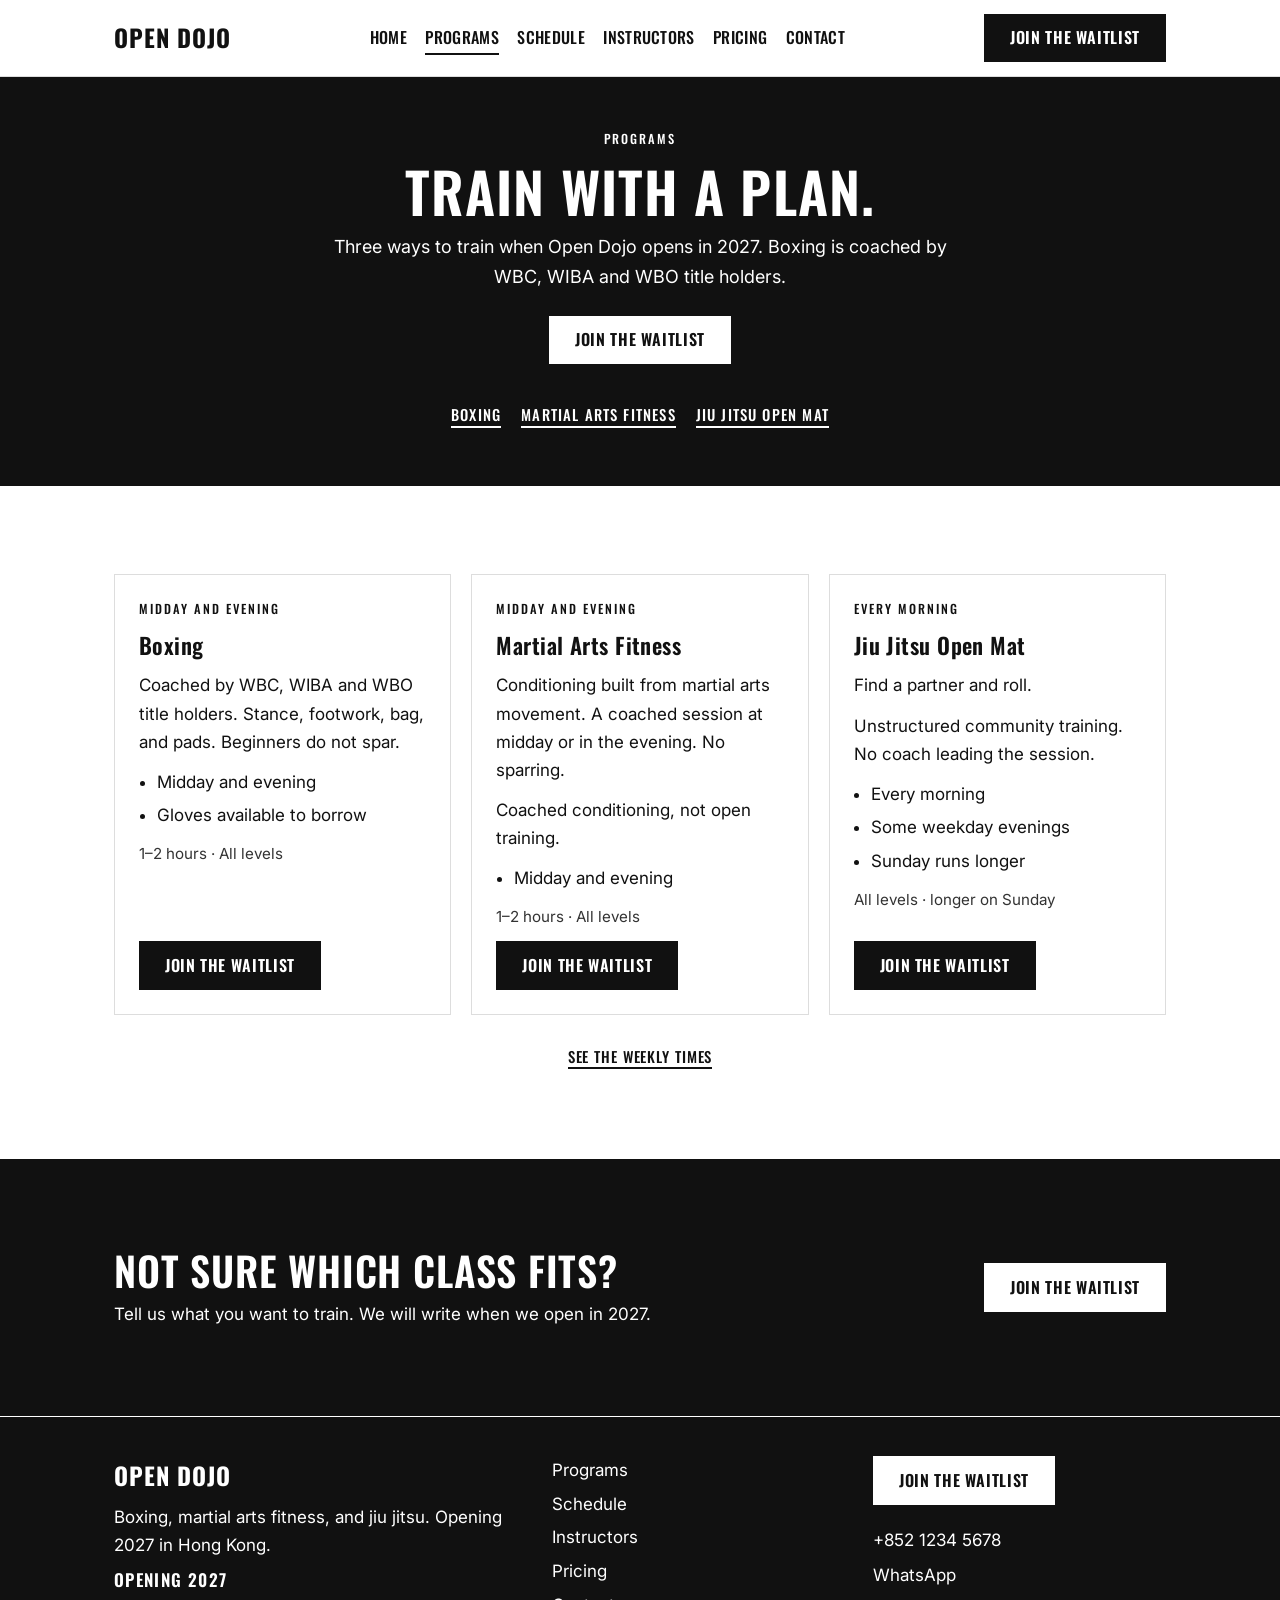
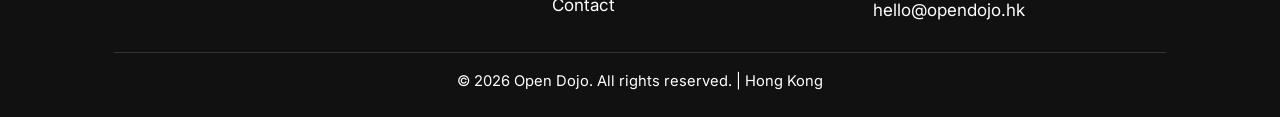
<file: programs.html>
<!DOCTYPE html>
<html lang="en">
<head>
  <meta charset="UTF-8">
  <meta name="viewport" content="width=device-width, initial-scale=1.0">
  <meta name="description" content="Boxing, martial arts fitness, and jiu jitsu open mat at Open Dojo. Opening in Hong Kong in 2027.">
  <title>Programs | Open Dojo</title>
  <link rel="stylesheet" href="styles.css">
</head>
<body>
  <a class="skip" href="#main">Skip to content</a>
  <header>
    <nav aria-label="Primary">
      <a class="logo" href="index.html">Open Dojo</a>
      <input class="nav-toggle" type="checkbox" id="nav-toggle">
      <label class="nav-summary" for="nav-toggle"><span class="menu-open">Menu</span><span class="menu-close">Close</span></label>
      <a class="btn nav-cta" href="contact.html">Join the Waitlist</a>
      <ul class="nav-links">
        <li><a href="index.html">Home</a></li>
        <li><a href="programs.html" aria-current="page">Programs</a></li>
        <li><a href="schedule.html">Schedule</a></li>
        <li><a href="instructors.html">Instructors</a></li>
        <li><a href="pricing.html">Pricing</a></li>
        <li><a href="contact.html">Contact</a></li>
      </ul>
    </nav>
  </header>
  <main id="main">
    <section class="page-hero">
      <div class="container">
        <p class="eyebrow">Programs</p>
        <h1>Train with a plan.</h1>
        <p class="lede">Three ways to train when Open Dojo opens in 2027. Boxing is coached by WBC, WIBA and WBO title holders.</p>
        <a class="btn btn-light" href="contact.html">Join the Waitlist</a>
        <nav class="jump" aria-label="Programs on this page">
          <a href="#boxing">Boxing</a>
          <a href="#fitness">Martial Arts Fitness</a>
          <a href="#open-mat">Jiu Jitsu Open Mat</a>
        </nav>
      </div>
    </section>

    <section>
      <div class="container">
        <div class="cards cards-3">
          <article class="card" id="boxing">
            <p class="eyebrow">Midday and evening</p>
            <h3>Boxing</h3>
            <p>Coached by WBC, WIBA and WBO title holders. Stance, footwork, bag, and pads. Beginners do not spar.</p>
            <ul>
              <li>Midday and evening</li>
              <li>Gloves available to borrow</li>
            </ul>
            <p class="card-meta">1–2 hours · All levels</p>
            <a class="btn" href="contact.html">Join the Waitlist</a>
          </article>

          <article class="card" id="fitness">
            <p class="eyebrow">Midday and evening</p>
            <h3>Martial Arts Fitness</h3>
            <p>Conditioning built from martial arts movement. A coached session at midday or in the evening. No sparring.</p>
            <p>Coached conditioning, not open training.</p>
            <ul>
              <li>Midday and evening</li>
            </ul>
            <p class="card-meta">1–2 hours · All levels</p>
            <a class="btn" href="contact.html">Join the Waitlist</a>
          </article>

          <article class="card" id="open-mat">
            <p class="eyebrow">Every morning</p>
            <h3>Jiu Jitsu Open Mat</h3>
            <p>Find a partner and roll.</p>
            <p>Unstructured community training. No coach leading the session.</p>
            <ul>
              <li>Every morning</li>
              <li>Some weekday evenings</li>
              <li>Sunday runs longer</li>
            </ul>
            <p class="card-meta">All levels · longer on Sunday</p>
            <a class="btn" href="contact.html">Join the Waitlist</a>
          </article>
        </div>
        <p class="center-link"><a class="text-link" href="schedule.html">See the weekly times</a></p>
      </div>
    </section>

    <section class="cta-band">
      <div class="container cta-band-inner">
        <div>
          <h2>Not sure which class fits?</h2>
          <p>Tell us what you want to train. We will write when we open in 2027.</p>
        </div>
        <div class="cta-actions">
          <a class="btn btn-light" href="contact.html">Join the Waitlist</a>
        </div>
      </div>
    </section>

  </main>
  <footer>
    <div class="container">
      <div class="footer-inner">
        <div class="footer-brand">
          <a class="logo" href="index.html">Open Dojo</a>
          <p>Boxing, martial arts fitness, and jiu jitsu. Opening 2027 in Hong Kong.</p>
          <p class="footer-open">Opening 2027</p>
        </div>
        <ul class="footer-links">
          <li><a href="programs.html">Programs</a></li>
          <li><a href="schedule.html">Schedule</a></li>
          <li><a href="instructors.html">Instructors</a></li>
          <li><a href="pricing.html">Pricing</a></li>
          <li><a href="contact.html">Contact</a></li>
        </ul>
        <div class="footer-contact">
          <a class="btn btn-light" href="contact.html">Join the Waitlist</a>
          <p><a href="tel:+85212345678">+852 1234 5678</a></p>
          <p><a href="https://wa.me/85212345678">WhatsApp</a></p>
          <p><a href="mailto:hello@opendojo.hk">hello@opendojo.hk</a></p>
        </div>
      </div>
      <p class="footer-legal">&copy; 2026 Open Dojo. All rights reserved. | Hong Kong</p>
    </div>
  </footer>
</body>
</html>
</file>
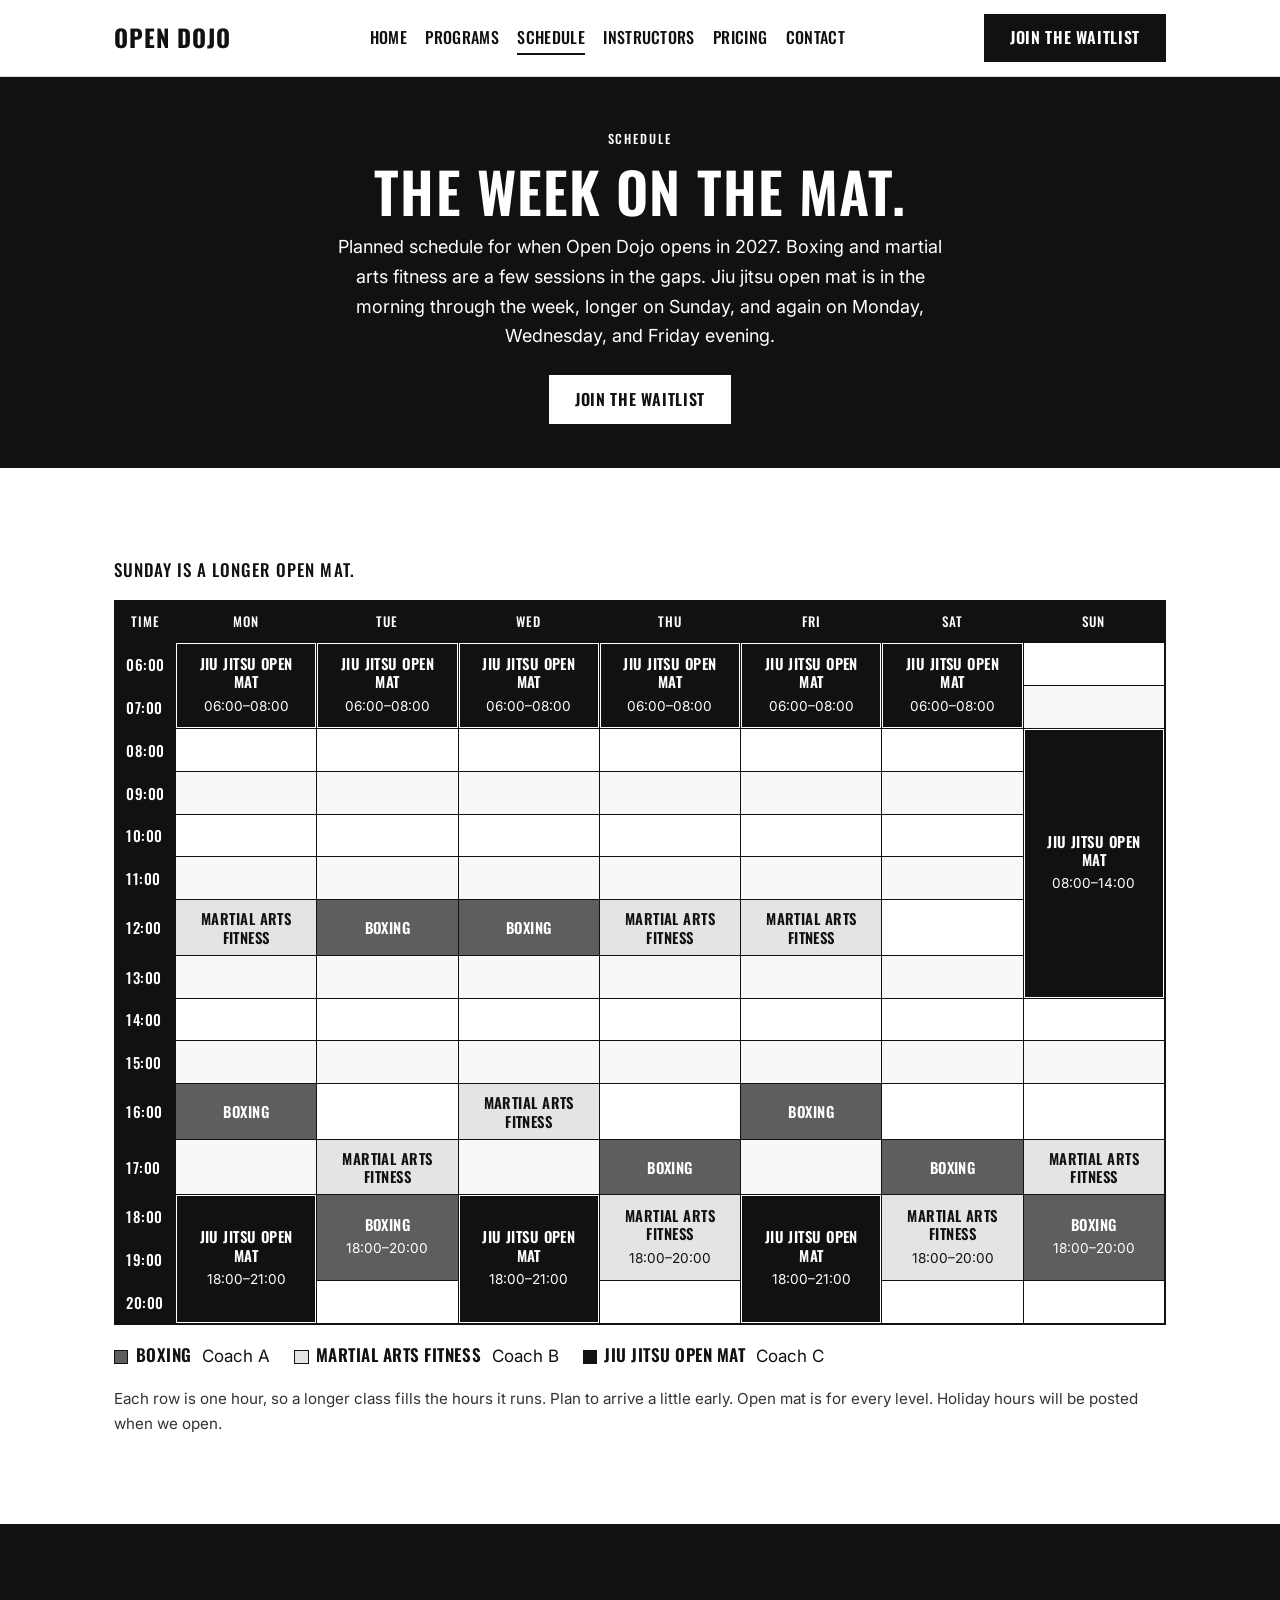
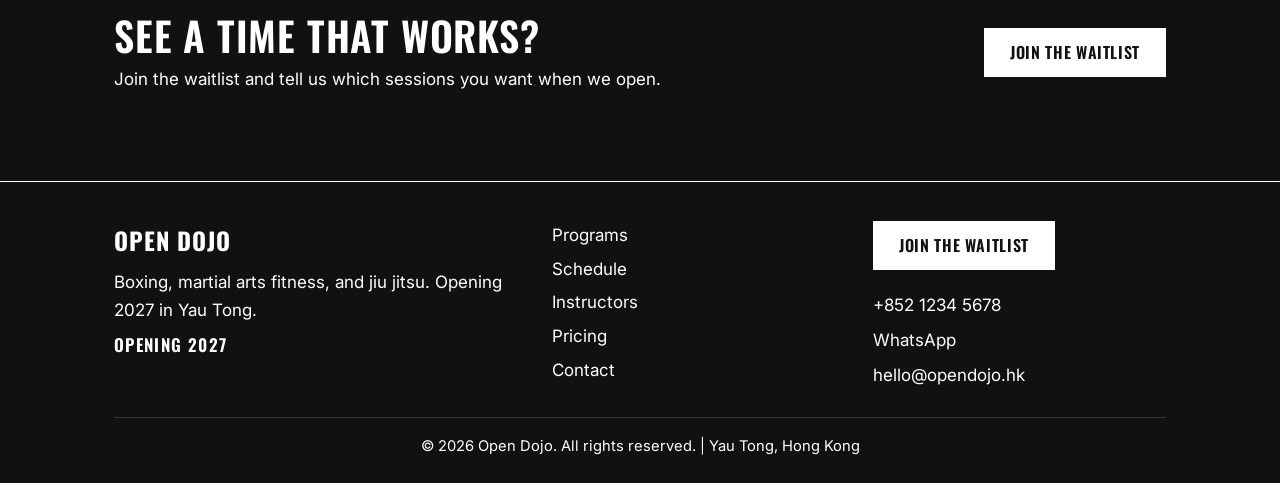
<file: schedule.html>
<!DOCTYPE html>
<html lang="en">
<head>
  <meta charset="UTF-8">
  <meta name="viewport" content="width=device-width, initial-scale=1.0">
  <meta name="description" content="Planned schedule for when Open Dojo opens in 2027. Boxing, martial arts fitness, and jiu jitsu open mat.">
  <title>Schedule | Open Dojo</title>
  <link rel="stylesheet" href="styles.css">
</head>
<body>
  <a class="skip" href="#main">Skip to content</a>
  <header>
    <nav aria-label="Primary">
      <a class="logo" href="index.html">Open Dojo</a>
      <input class="nav-toggle" type="checkbox" id="nav-toggle">
      <label class="nav-summary" for="nav-toggle"><span class="menu-open">Menu</span><span class="menu-close">Close</span></label>
      <a class="btn nav-cta" href="contact.html">Join the Waitlist</a>
      <ul class="nav-links">
        <li><a href="index.html">Home</a></li>
        <li><a href="programs.html">Programs</a></li>
        <li><a href="schedule.html" aria-current="page">Schedule</a></li>
        <li><a href="instructors.html">Instructors</a></li>
        <li><a href="pricing.html">Pricing</a></li>
        <li><a href="contact.html">Contact</a></li>
      </ul>
    </nav>
  </header>
  <main id="main">
    <section class="page-hero">
      <div class="container">
        <p class="eyebrow">Schedule</p>
        <h1>The week on the mat.</h1>
        <p class="lede">Planned schedule for when Open Dojo opens in 2027. Boxing and martial arts fitness are a few sessions in the gaps. Jiu jitsu open mat is in the morning through the week, longer on Sunday, and again on Monday, Wednesday, and Friday evening.</p>
        <a class="btn btn-light" href="contact.html">Join the Waitlist</a>
      </div>
    </section>

    <section>
      <div class="container">
        <p class="schedule-note">Sunday is a longer open mat.</p>
        <div class="table-scroll" tabindex="0">
          <table class="schedule">
            <caption>Weekly timetable at Open Dojo. Each row is one hour. A longer class fills every hour it runs.</caption>
            <thead>
              <tr>
                <th scope="col">Time</th>
                <th scope="col">Mon</th>
                <th scope="col">Tue</th>
                <th scope="col">Wed</th>
                <th scope="col">Thu</th>
                <th scope="col">Fri</th>
                <th scope="col">Sat</th>
                <th scope="col">Sun</th>
              </tr>
            </thead>
            <tbody>
              <tr>
                <th scope="row">06:00</th>
                <td class="is-openmat" rowspan="2"><span class="class-name">Jiu Jitsu Open Mat</span><span class="class-time">06:00–08:00</span></td>
                <td class="is-openmat" rowspan="2"><span class="class-name">Jiu Jitsu Open Mat</span><span class="class-time">06:00–08:00</span></td>
                <td class="is-openmat" rowspan="2"><span class="class-name">Jiu Jitsu Open Mat</span><span class="class-time">06:00–08:00</span></td>
                <td class="is-openmat" rowspan="2"><span class="class-name">Jiu Jitsu Open Mat</span><span class="class-time">06:00–08:00</span></td>
                <td class="is-openmat" rowspan="2"><span class="class-name">Jiu Jitsu Open Mat</span><span class="class-time">06:00–08:00</span></td>
                <td class="is-openmat" rowspan="2"><span class="class-name">Jiu Jitsu Open Mat</span><span class="class-time">06:00–08:00</span></td>
                <td class="is-empty"><span class="visually-hidden">No class</span></td>
              </tr>
              <tr>
                <th scope="row">07:00</th>
                <td class="is-empty"><span class="visually-hidden">No class</span></td>
              </tr>
              <tr>
                <th scope="row">08:00</th>
                <td class="is-empty"><span class="visually-hidden">No class</span></td>
                <td class="is-empty"><span class="visually-hidden">No class</span></td>
                <td class="is-empty"><span class="visually-hidden">No class</span></td>
                <td class="is-empty"><span class="visually-hidden">No class</span></td>
                <td class="is-empty"><span class="visually-hidden">No class</span></td>
                <td class="is-empty"><span class="visually-hidden">No class</span></td>
                <td class="is-openmat" rowspan="6"><span class="class-name">Jiu Jitsu Open Mat</span><span class="class-time">08:00–14:00</span></td>
              </tr>
              <tr>
                <th scope="row">09:00</th>
                <td class="is-empty"><span class="visually-hidden">No class</span></td>
                <td class="is-empty"><span class="visually-hidden">No class</span></td>
                <td class="is-empty"><span class="visually-hidden">No class</span></td>
                <td class="is-empty"><span class="visually-hidden">No class</span></td>
                <td class="is-empty"><span class="visually-hidden">No class</span></td>
                <td class="is-empty"><span class="visually-hidden">No class</span></td>
              </tr>
              <tr>
                <th scope="row">10:00</th>
                <td class="is-empty"><span class="visually-hidden">No class</span></td>
                <td class="is-empty"><span class="visually-hidden">No class</span></td>
                <td class="is-empty"><span class="visually-hidden">No class</span></td>
                <td class="is-empty"><span class="visually-hidden">No class</span></td>
                <td class="is-empty"><span class="visually-hidden">No class</span></td>
                <td class="is-empty"><span class="visually-hidden">No class</span></td>
              </tr>
              <tr>
                <th scope="row">11:00</th>
                <td class="is-empty"><span class="visually-hidden">No class</span></td>
                <td class="is-empty"><span class="visually-hidden">No class</span></td>
                <td class="is-empty"><span class="visually-hidden">No class</span></td>
                <td class="is-empty"><span class="visually-hidden">No class</span></td>
                <td class="is-empty"><span class="visually-hidden">No class</span></td>
                <td class="is-empty"><span class="visually-hidden">No class</span></td>
              </tr>
              <tr>
                <th scope="row">12:00</th>
                <td class="is-fitness"><span class="class-name">Martial Arts Fitness</span></td>
                <td class="is-boxing"><span class="class-name">Boxing</span></td>
                <td class="is-boxing"><span class="class-name">Boxing</span></td>
                <td class="is-fitness"><span class="class-name">Martial Arts Fitness</span></td>
                <td class="is-fitness"><span class="class-name">Martial Arts Fitness</span></td>
                <td class="is-empty"><span class="visually-hidden">No class</span></td>
              </tr>
              <tr>
                <th scope="row">13:00</th>
                <td class="is-empty"><span class="visually-hidden">No class</span></td>
                <td class="is-empty"><span class="visually-hidden">No class</span></td>
                <td class="is-empty"><span class="visually-hidden">No class</span></td>
                <td class="is-empty"><span class="visually-hidden">No class</span></td>
                <td class="is-empty"><span class="visually-hidden">No class</span></td>
                <td class="is-empty"><span class="visually-hidden">No class</span></td>
              </tr>
              <tr>
                <th scope="row">14:00</th>
                <td class="is-empty"><span class="visually-hidden">No class</span></td>
                <td class="is-empty"><span class="visually-hidden">No class</span></td>
                <td class="is-empty"><span class="visually-hidden">No class</span></td>
                <td class="is-empty"><span class="visually-hidden">No class</span></td>
                <td class="is-empty"><span class="visually-hidden">No class</span></td>
                <td class="is-empty"><span class="visually-hidden">No class</span></td>
                <td class="is-empty"><span class="visually-hidden">No class</span></td>
              </tr>
              <tr>
                <th scope="row">15:00</th>
                <td class="is-empty"><span class="visually-hidden">No class</span></td>
                <td class="is-empty"><span class="visually-hidden">No class</span></td>
                <td class="is-empty"><span class="visually-hidden">No class</span></td>
                <td class="is-empty"><span class="visually-hidden">No class</span></td>
                <td class="is-empty"><span class="visually-hidden">No class</span></td>
                <td class="is-empty"><span class="visually-hidden">No class</span></td>
                <td class="is-empty"><span class="visually-hidden">No class</span></td>
              </tr>
              <tr>
                <th scope="row">16:00</th>
                <td class="is-boxing"><span class="class-name">Boxing</span></td>
                <td class="is-empty"><span class="visually-hidden">No class</span></td>
                <td class="is-fitness"><span class="class-name">Martial Arts Fitness</span></td>
                <td class="is-empty"><span class="visually-hidden">No class</span></td>
                <td class="is-boxing"><span class="class-name">Boxing</span></td>
                <td class="is-empty"><span class="visually-hidden">No class</span></td>
                <td class="is-empty"><span class="visually-hidden">No class</span></td>
              </tr>
              <tr>
                <th scope="row">17:00</th>
                <td class="is-empty"><span class="visually-hidden">No class</span></td>
                <td class="is-fitness"><span class="class-name">Martial Arts Fitness</span></td>
                <td class="is-empty"><span class="visually-hidden">No class</span></td>
                <td class="is-boxing"><span class="class-name">Boxing</span></td>
                <td class="is-empty"><span class="visually-hidden">No class</span></td>
                <td class="is-boxing"><span class="class-name">Boxing</span></td>
                <td class="is-fitness"><span class="class-name">Martial Arts Fitness</span></td>
              </tr>
              <tr>
                <th scope="row">18:00</th>
                <td class="is-openmat" rowspan="3"><span class="class-name">Jiu Jitsu Open Mat</span><span class="class-time">18:00–21:00</span></td>
                <td class="is-boxing" rowspan="2"><span class="class-name">Boxing</span><span class="class-time">18:00–20:00</span></td>
                <td class="is-openmat" rowspan="3"><span class="class-name">Jiu Jitsu Open Mat</span><span class="class-time">18:00–21:00</span></td>
                <td class="is-fitness" rowspan="2"><span class="class-name">Martial Arts Fitness</span><span class="class-time">18:00–20:00</span></td>
                <td class="is-openmat" rowspan="3"><span class="class-name">Jiu Jitsu Open Mat</span><span class="class-time">18:00–21:00</span></td>
                <td class="is-fitness" rowspan="2"><span class="class-name">Martial Arts Fitness</span><span class="class-time">18:00–20:00</span></td>
                <td class="is-boxing" rowspan="2"><span class="class-name">Boxing</span><span class="class-time">18:00–20:00</span></td>
              </tr>
              <tr>
                <th scope="row">19:00</th>
              </tr>
              <tr>
                <th scope="row">20:00</th>
                <td class="is-empty"><span class="visually-hidden">No class</span></td>
                <td class="is-empty"><span class="visually-hidden">No class</span></td>
                <td class="is-empty"><span class="visually-hidden">No class</span></td>
                <td class="is-empty"><span class="visually-hidden">No class</span></td>
              </tr>
            </tbody>
          </table>
        </div>
        <ul class="schedule-key">
          <li><span class="swatch is-boxing" aria-hidden="true"></span><strong>Boxing</strong> Coach A</li>
          <li><span class="swatch is-fitness" aria-hidden="true"></span><strong>Martial Arts Fitness</strong> Coach B</li>
          <li><span class="swatch is-openmat" aria-hidden="true"></span><strong>Jiu Jitsu Open Mat</strong> Coach C</li>
        </ul>
        <p class="fine"><span class="swipe-hint">On a small screen, swipe the timetable sideways. The time stays pinned on the left. </span>Each row is one hour, so a longer class fills the hours it runs. Plan to arrive a little early. Open mat is for every level. Holiday hours will be posted when we open.</p>
      </div>
    </section>

    <section class="cta-band">
      <div class="container cta-band-inner">
        <div>
          <h2>See a time that works?</h2>
          <p>Join the waitlist and tell us which sessions you want when we open.</p>
        </div>
        <div class="cta-actions">
          <a class="btn btn-light" href="contact.html">Join the Waitlist</a>
        </div>
      </div>
    </section>

  </main>
  <footer>
    <div class="container">
      <div class="footer-inner">
        <div class="footer-brand">
          <a class="logo" href="index.html">Open Dojo</a>
          <p>Boxing, martial arts fitness, and jiu jitsu. Opening 2027 in Yau Tong.</p>
          <p class="footer-open">Opening 2027</p>
        </div>
        <ul class="footer-links">
          <li><a href="programs.html">Programs</a></li>
          <li><a href="schedule.html">Schedule</a></li>
          <li><a href="instructors.html">Instructors</a></li>
          <li><a href="pricing.html">Pricing</a></li>
          <li><a href="contact.html">Contact</a></li>
        </ul>
        <div class="footer-contact">
          <a class="btn btn-light" href="contact.html">Join the Waitlist</a>
          <p><a href="tel:+85212345678">+852 1234 5678</a></p>
          <p><a href="https://wa.me/85212345678">WhatsApp</a></p>
          <p><a href="mailto:hello@opendojo.hk">hello@opendojo.hk</a></p>
        </div>
      </div>
      <p class="footer-legal">&copy; 2026 Open Dojo. All rights reserved. | Yau Tong, Hong Kong</p>
    </div>
  </footer>
</body>
</html>
</file>
<file: styles.css>
/* Open Dojo - Black & White Martial Arts Gym */

@import url('https://fonts.googleapis.com/css2?family=Oswald:wght@400;500;600;700&family=Inter:wght@400;500;600&display=swap');

:root {
  --ink: #111111;
  --paper: #ffffff;
  --muted: #333333;
  --line: #dddddd;
  --wash: #f8f8f8;
  --max: 1100px;
  --pad: 1.25rem;
  --section: 4rem;
}

* {
  margin: 0;
  padding: 0;
  box-sizing: border-box;
}

html {
  color-scheme: light;
  scroll-behavior: smooth;
}

body {
  font-family: 'Inter', system-ui, sans-serif;
  color: var(--ink);
  background: var(--paper);
  line-height: 1.65;
  font-size: 1.0625rem;
}

img {
  max-width: 100%;
  height: auto;
  display: block;
}

[id] {
  scroll-margin-top: 6rem;
}

h1, h2, h3, h4, .logo, .nav-links a, .btn, .eyebrow, .price, .nav-summary {
  font-family: 'Oswald', sans-serif;
  font-weight: 600;
  letter-spacing: 0.02em;
}

h1 {
  font-size: clamp(2.4rem, 8vw, 4.25rem);
  line-height: 1.02;
  text-transform: uppercase;
}

h2 {
  font-size: clamp(1.8rem, 4vw, 2.5rem);
  line-height: 1.15;
  text-transform: uppercase;
}

h3 {
  font-size: 1.4rem;
  line-height: 1.25;
}

p + p {
  margin-top: 0.75rem;
}

a {
  color: var(--ink);
  text-decoration: none;
  text-underline-offset: 0.15em;
}

a:hover {
  text-decoration: underline;
}

:focus-visible {
  outline: 2px solid var(--ink);
  outline-offset: 3px;
}

.hero :focus-visible,
.page-hero :focus-visible,
.cta-band :focus-visible,
.card-feature :focus-visible,
footer :focus-visible {
  outline-color: var(--paper);
}

::selection {
  background: var(--ink);
  color: var(--paper);
}

.skip {
  position: absolute;
  left: var(--pad);
  top: 0.5rem;
  background: var(--paper);
  color: var(--ink);
  padding: 0.5rem 0.75rem;
  z-index: 200;
  transform: translateY(-150%);
}

.skip:focus {
  transform: none;
}

.container {
  max-width: var(--max);
  margin: 0 auto;
  padding: 0 var(--pad);
}

/* Header and navigation */

header {
  background: var(--paper);
  border-bottom: 1px solid var(--line);
  position: sticky;
  top: 0;
  z-index: 100;
}

nav {
  max-width: var(--max);
  margin: 0 auto;
  display: flex;
  flex-wrap: wrap;
  align-items: center;
  gap: 0.75rem 1rem;
  padding: 0.85rem var(--pad);
}

.logo {
  font-size: 1.35rem;
  font-weight: 700;
  text-transform: uppercase;
  letter-spacing: 0.04em;
  margin-right: auto;
}

.logo:hover {
  text-decoration: none;
}

.nav-toggle {
  position: absolute;
  width: 1px;
  height: 1px;
  overflow: hidden;
  clip: rect(0 0 0 0);
}

.nav-summary {
  display: inline-flex;
  align-items: center;
  justify-content: center;
  flex-shrink: 0;
  min-height: 2.75rem;
  padding: 0.4rem 0.8rem;
  border: 2px solid var(--ink);
  text-transform: uppercase;
  letter-spacing: 0.06em;
  cursor: pointer;
  font-size: 0.95rem;
}

.menu-close {
  display: none;
}

.nav-toggle:checked + .nav-summary .menu-open {
  display: none;
}

.nav-toggle:checked + .nav-summary .menu-close {
  display: inline;
}

.nav-toggle:focus-visible + .nav-summary {
  outline: 2px solid var(--ink);
  outline-offset: 3px;
}

.nav-cta {
  flex: 1 0 100%;
  text-align: center;
}

.nav-links {
  display: none;
  flex-basis: 100%;
  flex-direction: column;
  gap: 0.15rem;
  list-style: none;
  padding-top: 0.35rem;
  border-top: 1px solid var(--line);
}

.nav-toggle:checked ~ .nav-links {
  display: flex;
}

.nav-links a {
  display: block;
  padding: 0.55rem 0;
  font-size: 1rem;
  font-weight: 500;
  text-transform: uppercase;
  border-bottom: 2px solid transparent;
}

.nav-links a:hover {
  text-decoration: none;
  border-bottom-color: var(--ink);
}

.nav-links a[aria-current="page"] {
  border-bottom-color: var(--ink);
}

/* Buttons */

.btn {
  display: inline-block;
  background: var(--ink);
  color: var(--paper);
  padding: 0.8rem 1.5rem;
  text-transform: uppercase;
  font-size: 1rem;
  font-weight: 600;
  letter-spacing: 0.04em;
  border: 2px solid var(--ink);
  cursor: pointer;
  text-align: center;
  line-height: 1.2;
  transition: background 0.2s, color 0.2s;
}

.btn:hover {
  background: #333333;
  color: var(--paper);
  text-decoration: none;
}

.btn-outline {
  background: transparent;
  color: var(--ink);
  border: 2px solid var(--ink);
}

.btn-outline:hover {
  background: var(--ink);
  color: var(--paper);
}

.btn-light {
  background: var(--paper);
  color: var(--ink);
  border-color: var(--paper);
}

.btn-light:hover {
  background: #e6e6e6;
  color: var(--ink);
}

/* Heroes and sections */

.eyebrow {
  font-weight: 500;
  letter-spacing: 0.16em;
  text-transform: uppercase;
  font-size: 0.78rem;
  margin-bottom: 0.75rem;
}

.lede {
  max-width: 40rem;
  color: var(--muted);
}

.hero .lede,
.page-hero .lede,
.cta-band .lede {
  color: var(--paper);
}

.hero {
  background: var(--ink);
  color: var(--paper);
  padding: 4.5rem 0;
  text-align: center;
}

.hero h1 {
  margin-bottom: 1rem;
}

.hero h1.hero-split {
  font-size: min(3rem, calc((100vw - 4rem) / 20.6));
  line-height: 1.12;
}

.hero h1.hero-split span {
  display: block;
  white-space: nowrap;
}

.hero .eyebrow {
  font-size: 0.78rem;
  margin-bottom: 0.85rem;
}

.hero-text {
  font-size: 1.2rem;
  max-width: 38rem;
  margin: 0 auto 1.75rem;
}

.page-hero {
  background: var(--ink);
  color: var(--paper);
  padding: 3.25rem 0 2.75rem;
  text-align: center;
}

.page-hero h1 {
  font-size: clamp(2.1rem, 6vw, 3.5rem);
  margin-bottom: 0.85rem;
}

.page-hero h1.hero-split {
  font-size: min(3.25rem, calc((100vw - 3.5rem) / 19));
  line-height: 1.16;
}

.page-hero h1.hero-split span {
  display: block;
  white-space: nowrap;
}

.page-hero .lede {
  margin: 0 auto 1.5rem;
  font-size: 1.125rem;
}

.page-hero a.btn-light,
.hero a.btn-light,
.cta-band a.btn-light,
.card-feature a.btn-light,
footer a.btn-light {
  color: var(--ink);
}

.jump {
  display: flex;
  flex-wrap: wrap;
  justify-content: center;
  gap: 0.55rem 1.25rem;
}

.jump a {
  color: var(--paper);
  font-family: 'Oswald', sans-serif;
  font-weight: 500;
  text-transform: uppercase;
  letter-spacing: 0.08em;
  font-size: 0.92rem;
  border-bottom: 2px solid var(--paper);
}

.page-hero .jump {
  margin-top: 1.5rem;
}

.jump a:hover {
  text-decoration: none;
}

section {
  padding: var(--section) 0;
}

.section-head {
  text-align: center;
  margin-bottom: 2.25rem;
}

.section-head h2 {
  margin-bottom: 0.75rem;
}

.section-head .lede {
  margin-left: auto;
  margin-right: auto;
}

.band {
  background: var(--wash);
}

/* Cards */

.cards {
  display: grid;
  grid-template-columns: 1fr;
  gap: 1.25rem;
}

.card {
  display: flex;
  flex-direction: column;
  align-items: flex-start;
  gap: 0.75rem;
  border: 1px solid var(--line);
  padding: 1.5rem;
  background: var(--paper);
  transition: border-color 0.2s;
}

.card:hover {
  border-color: var(--ink);
}

.card-lead {
  border: 2px solid var(--ink);
  background: var(--wash);
}

.card-lead .role {
  font-size: 1.2rem;
  font-weight: 600;
}

.card h3,
.card p,
.card ul {
  margin: 0;
}

.card ul {
  padding-left: 1.1rem;
  display: grid;
  gap: 0.35rem;
}

.card .btn {
  margin-top: auto;
}

.card-meta {
  color: var(--muted);
  font-size: 0.95rem;
}

.card-feature {
  background: var(--ink);
  color: var(--paper);
  border-color: var(--ink);
}

.card-feature .card-meta,
.card-feature p,
.card-feature li {
  color: var(--paper);
}

.text-link {
  font-family: 'Oswald', sans-serif;
  font-weight: 500;
  text-transform: uppercase;
  letter-spacing: 0.06em;
  font-size: 0.92rem;
  border-bottom: 2px solid var(--ink);
}

.text-link:hover {
  text-decoration: none;
}

.center-link {
  text-align: center;
  margin-top: 1.75rem;
}

.insight {
  margin-top: 2.75rem;
  border: 2px solid var(--ink);
  background: var(--paper);
  text-align: center;
  padding: 1.35rem 1.15rem 1.25rem;
}

.insight-pair {
  display: grid;
  grid-template-columns: 1fr 1fr;
  margin-bottom: 1rem;
}

.insight-pair p {
  margin: 0;
  padding: 0 0.5rem;
}

.insight-pair p + p {
  margin-top: 0;
  border-left: 1px solid var(--ink);
}

.insight-pair span {
  display: block;
  font-family: 'Oswald', sans-serif;
  font-weight: 500;
  letter-spacing: 0.08em;
  text-transform: uppercase;
  font-size: 0.78rem;
}

.insight-pair strong {
  display: block;
  margin-top: 0.3rem;
  font-family: 'Oswald', sans-serif;
  font-weight: 600;
  font-size: clamp(2.4rem, 6vw, 3.4rem);
  line-height: 1;
  letter-spacing: 0.02em;
}

.insight-line {
  margin: 0 auto;
  max-width: 36rem;
}

.pricing-bridge {
  text-align: center;
  margin: 2.75rem 0 0;
}

.pricing-bridge a {
  color: inherit;
  font-family: 'Oswald', sans-serif;
  font-weight: 600;
  font-size: clamp(1.2rem, 2.5vw, 1.65rem);
  letter-spacing: 0.02em;
  line-height: 1.35;
  text-decoration: underline;
  text-decoration-thickness: 2px;
  text-underline-offset: 0.18em;
}

.pricing-bridge a:hover {
  text-decoration: none;
}

/* Who we train and reasons */

.who-grid,
.reasons,
.extras {
  display: grid;
  grid-template-columns: 1fr;
  gap: 1.5rem;
}

.extras {
  margin-top: 2.5rem;
}

.who,
.reason,
.extra {
  border-top: 2px solid var(--ink);
  padding-top: 0.9rem;
  text-align: left;
}

.who-lead {
  background: var(--wash);
  border: 2px solid var(--ink);
  padding: 0.9rem 1rem 1.1rem;
}

.who-num {
  display: block;
  font-family: 'Oswald', sans-serif;
  font-size: 1.6rem;
  letter-spacing: 0.04em;
  margin-bottom: 0.35rem;
}

.reasons {
  margin-bottom: 2rem;
}

.band .section-head,
.band .center-link,
.cta-band {
  text-align: center;
}

.cta-band {
  background: var(--ink);
  color: var(--paper);
}

.cta-band-inner {
  display: flex;
  flex-direction: column;
  align-items: flex-start;
  gap: 1.25rem;
  text-align: left;
}

.cta-band h2 {
  margin-bottom: 0.45rem;
}

.cta-actions {
  display: flex;
  flex-wrap: wrap;
  gap: 0.75rem;
}

/* Schedule */

.schedule-note {
  margin-bottom: 1rem;
  font-family: 'Oswald', sans-serif;
  font-weight: 500;
  letter-spacing: 0.06em;
  text-transform: uppercase;
}

.table-scroll {
  overflow-x: auto;
  -webkit-overflow-scrolling: touch;
  border: 1px solid var(--ink);
  overscroll-behavior-x: contain;
}

.schedule {
  width: 100%;
  min-width: 58rem;
  border-collapse: collapse;
  background: var(--paper);
}

.schedule caption,
.visually-hidden {
  position: absolute;
  width: 1px;
  height: 1px;
  overflow: hidden;
  clip: rect(0 0 0 0);
}

.schedule th,
.schedule td {
  border: 1px solid var(--ink);
  padding: 0.55rem 0.65rem;
  text-align: center;
  vertical-align: middle;
}

.schedule thead th {
  background: var(--ink);
  color: var(--paper);
  font-family: 'Oswald', sans-serif;
  font-weight: 500;
  font-size: 0.82rem;
  letter-spacing: 0.08em;
  text-transform: uppercase;
}

.schedule tbody th {
  background: var(--ink);
  color: var(--paper);
  font-family: 'Oswald', sans-serif;
  font-weight: 500;
  font-size: 0.92rem;
  letter-spacing: 0.03em;
  text-align: left;
  white-space: nowrap;
}

.schedule tbody tr:nth-child(even) td.is-empty {
  background: var(--wash);
}

.schedule td.is-openmat,
.swatch.is-openmat {
  background: var(--ink);
  color: var(--paper);
}

.schedule td.is-openmat {
  box-shadow: inset 0 0 0 1px #fff;
}

.schedule td[rowspan] {
  vertical-align: middle;
}

.schedule td.is-boxing,
.swatch.is-boxing {
  background: #5e5e5e;
  color: var(--paper);
}

.schedule td.is-fitness,
.swatch.is-fitness {
  background: #e4e4e4;
  color: var(--ink);
}

.schedule thead th:first-child,
.schedule tbody th {
  position: sticky;
  left: 0;
  z-index: 1;
  box-shadow: 1px 0 0 var(--ink);
}

.schedule td {
  min-width: 6.75rem;
}

.class-name {
  display: block;
  font-family: 'Oswald', sans-serif;
  font-weight: 600;
  font-size: 0.92rem;
  letter-spacing: 0.03em;
  line-height: 1.25;
  text-transform: uppercase;
}

.class-time {
  display: block;
  margin-top: 0.25rem;
  font-size: 0.85rem;
}

.schedule-key {
  display: flex;
  flex-wrap: wrap;
  gap: 0.45rem 1.5rem;
  list-style: none;
  margin-top: 1rem;
}

.schedule-key .swatch {
  display: inline-block;
  width: 0.9rem;
  height: 0.9rem;
  margin-right: 0.45rem;
  border: 1px solid var(--ink);
  vertical-align: -0.15rem;
}

.schedule-key strong {
  font-family: 'Oswald', sans-serif;
  font-weight: 600;
  letter-spacing: 0.03em;
  text-transform: uppercase;
  margin-right: 0.35rem;
}

.fine {
  margin-top: 1rem;
  color: var(--muted);
  font-size: 0.95rem;
}

@media (min-width: 48rem) {
  .swipe-hint {
    display: none;
  }
}

/* Pricing */

.price {
  font-size: clamp(2rem, 4vw, 2.6rem);
  line-height: 1;
  letter-spacing: 0.02em;
}

.price-term {
  font-family: 'Inter', sans-serif;
  font-size: 1rem;
  font-weight: 400;
  letter-spacing: 0;
}

.trial-banner {
  border: 2px solid var(--ink);
  padding: 1rem 1.15rem;
  text-align: center;
  font-family: 'Oswald', sans-serif;
  font-weight: 600;
  text-transform: uppercase;
  letter-spacing: 0.06em;
  margin-bottom: 1.5rem;
}

.policy {
  display: grid;
  gap: 0.9rem;
  margin-top: 2rem;
}

.policy div {
  border-top: 1px solid var(--line);
  padding-top: 0.8rem;
}

.rate-block + .rate-block {
  margin-top: 4.25rem;
  padding-top: 3.25rem;
  border-top: 1px solid var(--line);
}

.rate-block h2 {
  margin-bottom: 0.4rem;
}

.rate-note {
  max-width: 40rem;
  margin-bottom: 1rem;
  color: var(--muted);
}

.rate-table {
  width: 100%;
  border-collapse: collapse;
  background: var(--paper);
}

.rate-table th,
.rate-table td {
  border: 1px solid var(--ink);
  padding: 0.85rem 0.6rem;
  text-align: center;
  vertical-align: middle;
}

.rate-table th {
  background: var(--ink);
  color: var(--paper);
  font-family: 'Oswald', sans-serif;
  font-weight: 500;
  font-size: 0.82rem;
  letter-spacing: 0.08em;
  text-transform: uppercase;
}

.rate-table td {
  font-family: 'Oswald', sans-serif;
  font-weight: 600;
  font-size: clamp(1.8rem, 4vw, 2.5rem);
  line-height: 1;
}

.rate-unit {
  display: block;
  margin-top: 0.3rem;
  font-family: 'Inter', sans-serif;
  font-size: 0.85rem;
  font-weight: 400;
  letter-spacing: 0;
  text-transform: none;
}

.credit-note {
  margin: 0.85rem auto 0;
  max-width: 40rem;
}

.money-rates {
  list-style: none;
  margin: 0.85rem 0 1.15rem;
  padding: 0;
  max-width: 34rem;
}

.money-rates li {
  display: flex;
  align-items: baseline;
  justify-content: space-between;
  gap: 1rem;
  padding: 0.75rem 0;
  border-top: 1px solid var(--ink);
}

.money-rates li:last-child {
  border-bottom: 1px solid var(--ink);
}

.money-rates strong {
  font-family: 'Oswald', sans-serif;
  font-weight: 600;
  font-size: clamp(1.7rem, 4.5vw, 2.35rem);
  line-height: 1;
  letter-spacing: 0.02em;
}

.money-rates-week li:first-child strong {
  font-size: clamp(2.15rem, 6vw, 3rem);
}

.money-rates span {
  color: var(--muted);
  text-align: right;
}

@media (max-width: 22rem) {
  .money-rates li {
    flex-direction: column;
    align-items: flex-start;
    gap: 0.15rem;
  }

  .money-rates span {
    text-align: left;
  }
}

.worked {
  margin-top: 1.75rem;
  border: 2px solid var(--ink);
  background: var(--paper);
  padding: 1rem 1.15rem;
}

.worked h3 {
  margin-bottom: 0.35rem;
}

.worked p {
  margin: 0;
}

/* Instructors */

.monogram {
  width: 4.25rem;
  height: 4.25rem;
  background: var(--ink);
  color: var(--paper);
  display: flex;
  align-items: center;
  justify-content: center;
  font-family: 'Oswald', sans-serif;
  font-size: 1.4rem;
  letter-spacing: 0.04em;
}

.role {
  font-family: 'Oswald', sans-serif;
  font-weight: 500;
  text-transform: uppercase;
  letter-spacing: 0.08em;
  font-size: 0.85rem;
}

/* Contact */

.contact-layout {
  display: grid;
  gap: 2.5rem;
}

.trial-panel h2 {
  text-align: left;
  margin-bottom: 0.5rem;
}

address {
  font-style: normal;
}

.contact-block + .contact-block {
  margin-top: 1.5rem;
}

.contact-block h3 {
  margin-bottom: 0.4rem;
}

.hours {
  display: grid;
  grid-template-columns: 6.5rem 1fr;
  gap: 0.3rem 1rem;
}

.hours dt {
  font-family: 'Oswald', sans-serif;
  font-weight: 500;
  text-transform: uppercase;
  font-size: 0.82rem;
  letter-spacing: 0.05em;
}

.hours dd {
  margin: 0;
}

.form-grid {
  display: grid;
  gap: 1rem;
  margin: 1.25rem 0;
}

.field {
  display: flex;
  flex-direction: column;
  gap: 0.4rem;
}

.field > label {
  font-family: 'Oswald', sans-serif;
  font-weight: 500;
  letter-spacing: 0.08em;
  text-transform: uppercase;
  font-size: 0.78rem;
}

.req {
  letter-spacing: 0.04em;
}

.field input,
.field select,
.field textarea {
  width: 100%;
  border: 2px solid var(--ink);
  border-radius: 0;
  background: var(--paper);
  color: var(--ink);
  padding: 0.75rem 0.8rem;
  font: inherit;
}

.field textarea {
  resize: vertical;
  min-height: 8rem;
}

.field input::placeholder,
.field textarea::placeholder {
  color: #555555;
  opacity: 1;
}

.check label {
  display: flex;
  gap: 0.65rem;
  align-items: flex-start;
  font-family: 'Inter', system-ui, sans-serif;
  font-weight: 400;
  letter-spacing: 0;
  text-transform: none;
  font-size: 1rem;
  line-height: 1.45;
}

.check input {
  width: 1.1rem;
  height: 1.1rem;
  margin-top: 0.2rem;
  accent-color: var(--ink);
}

.trial-form .btn {
  width: 100%;
}

.form-note {
  margin-top: 0.9rem;
  color: var(--muted);
  font-size: 0.95rem;
}

/* Footer */

footer {
  background: var(--ink);
  color: var(--paper);
  padding: 2.5rem 0 1.5rem;
  box-shadow: inset 0 1px 0 #ffffff;
}

footer a {
  color: var(--paper);
}

.footer-inner {
  display: grid;
  gap: 1.75rem;
  padding-bottom: 1.75rem;
}

.footer-brand p,
.footer-contact p {
  margin-top: 0.45rem;
}

.footer-open {
  font-family: 'Oswald', sans-serif;
  font-weight: 600;
  letter-spacing: 0.08em;
  text-transform: uppercase;
}

.footer-links {
  list-style: none;
  display: grid;
  gap: 0.35rem;
}

.footer-contact .btn {
  margin-bottom: 0.85rem;
}

.footer-legal {
  border-top: 1px solid #333333;
  padding-top: 1rem;
  text-align: center;
  font-size: 0.92rem;
}

/* Wider screens */

@media (min-width: 40rem) {
  :root {
    --pad: 1.5rem;
  }

  .logo {
    font-size: 1.5rem;
  }

  .cards {
    grid-template-columns: repeat(2, 1fr);
  }

  .who-grid {
    grid-template-columns: 1fr 1fr;
  }

  .form-grid {
    grid-template-columns: 1fr 1fr;
  }

  .field-full {
    grid-column: 1 / -1;
  }

  .trial-form .btn {
    width: auto;
  }
}

@media (min-width: 48rem) {
  .reasons,
  .extras {
    grid-template-columns: repeat(3, 1fr);
  }

  .cta-band-inner {
    flex-direction: row;
    align-items: center;
    justify-content: space-between;
    gap: 2rem;
  }
}

@media (min-width: 56rem) {
  .contact-layout {
    grid-template-columns: 0.85fr 1.15fr;
    align-items: start;
  }

  .contact-details {
    order: -1;
  }

  .cards.cards-3 {
    grid-template-columns: repeat(3, 1fr);
  }
}

@media (min-width: 64rem) {
  :root {
    --section: 5.5rem;
  }

  nav {
    flex-wrap: nowrap;
    justify-content: space-between;
  }

  .logo {
    margin-right: 0;
  }

  .nav-toggle,
  .nav-summary {
    display: none;
  }

  .nav-toggle:checked ~ .nav-links,
  .nav-links {
    display: flex;
    flex-direction: row;
    flex-basis: auto;
    align-items: center;
    order: 1;
    gap: 1.15rem;
    border-top: 0;
    padding-top: 0;
  }

  .nav-links a {
    padding: 0.15rem 0;
  }

  .nav-cta {
    flex: 0 0 auto;
    order: 2;
  }

  .hero {
    padding: 6.5rem 0;
  }

  .cards {
    grid-template-columns: repeat(3, 1fr);
  }

  .cards.cards-2 {
    grid-template-columns: 1fr 1fr;
  }

  .who-grid {
    grid-template-columns: repeat(3, 1fr);
  }

  .footer-inner {
    grid-template-columns: 1.4fr 1fr 1fr;
    align-items: start;
  }
}

@media (prefers-reduced-motion: reduce) {
  html {
    scroll-behavior: auto;
  }

  *,
  *::before,
  *::after {
    transition: none !important;
  }
}
</file>
